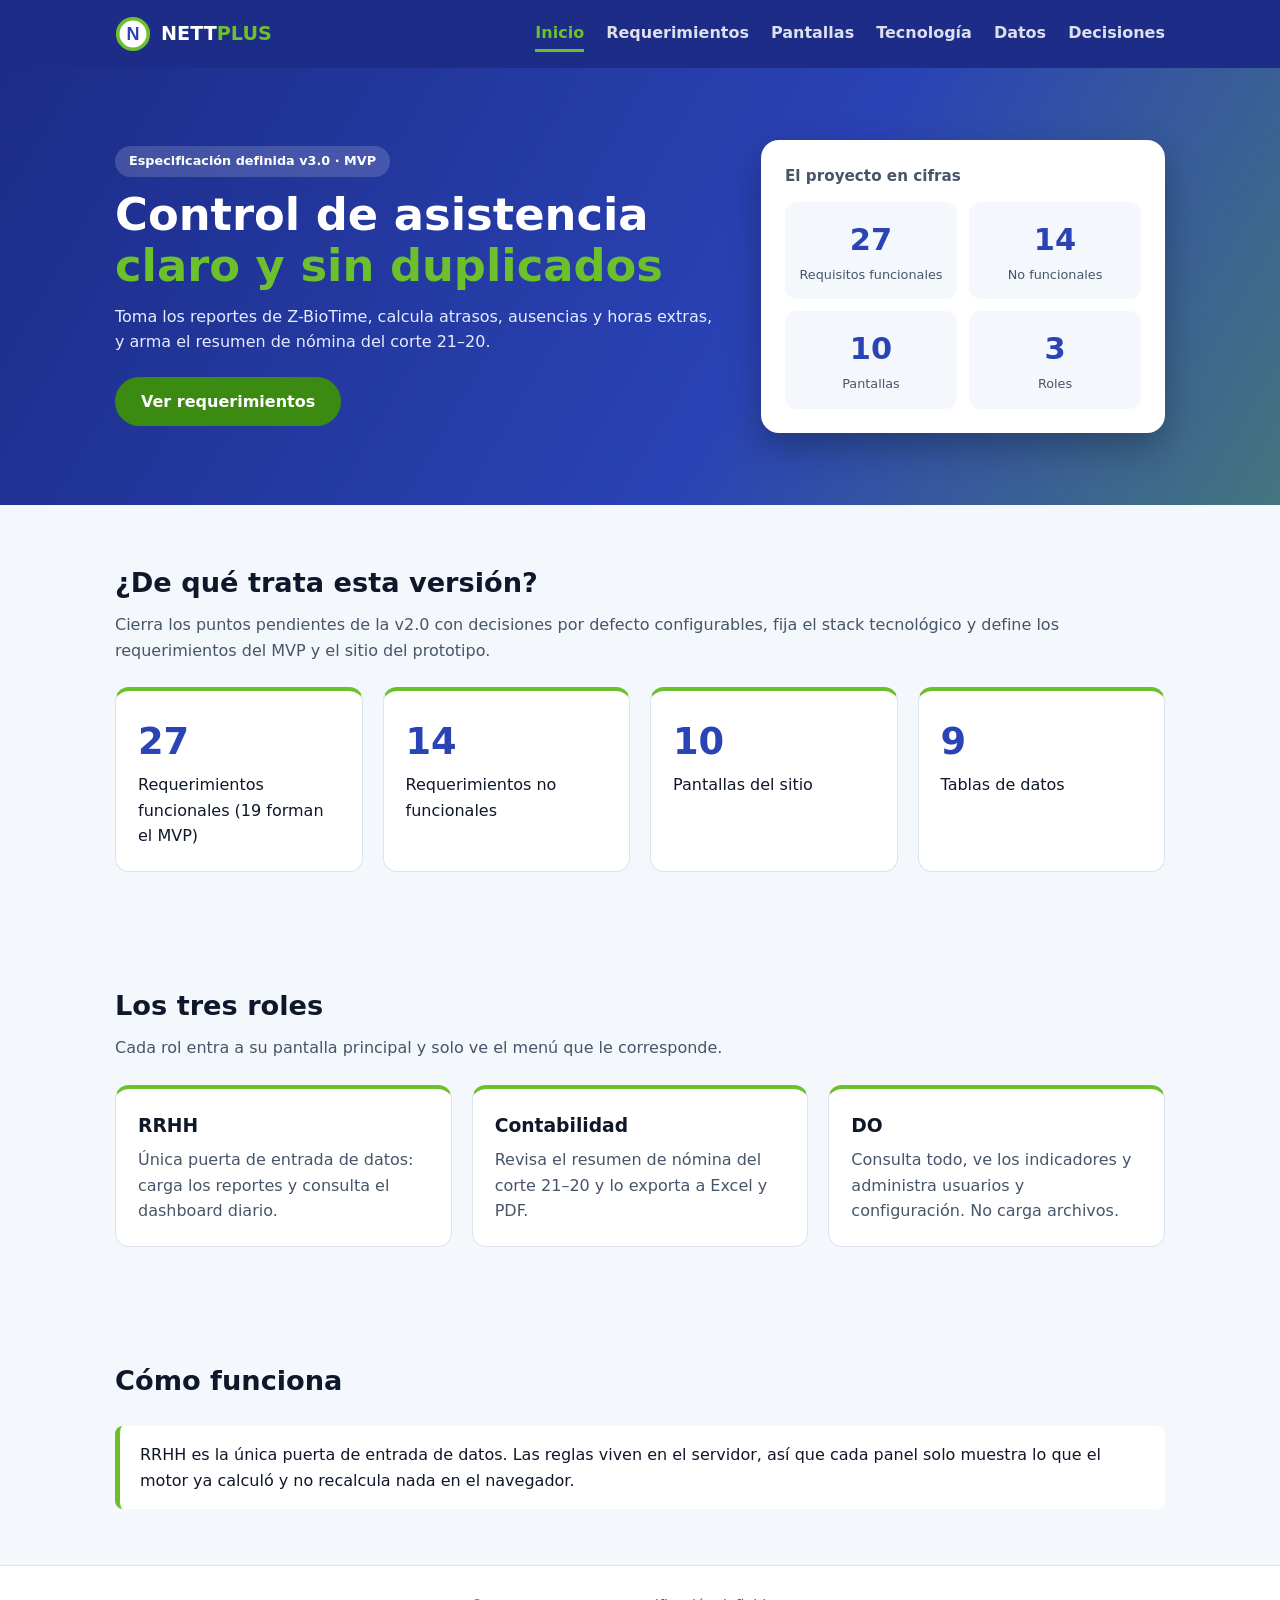
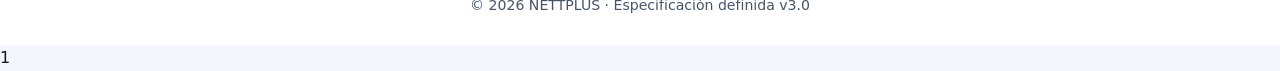
<file: index.html>
<!DOCTYPE html>
<html lang="es">
<head>
  <meta charset="UTF-8">
  <meta name="viewport" content="width=device-width, initial-scale=1">
  <title>Inicio · NETTPLUS</title>
  <link rel="stylesheet" href="css/estilos.css">
</head>
<body>
  <header class="encabezado">
    <div class="contenedor barra-navegacion">
      <a class="marca" href="index.html"><img src="imagenes/logo.svg" alt="Logo"><b>NETT<span>PLUS</span></b></a>
      <nav>
        <a class="enlace-activo" href="index.html">Inicio</a>
        <a href="secciones/requerimientos.html">Requerimientos</a>
        <a href="secciones/pantallas.html">Pantallas</a>
        <a href="secciones/tecnologia.html">Tecnología</a>
        <a href="secciones/datos.html">Datos</a>
        <a href="secciones/decisiones.html">Decisiones</a>
      </nav>
    </div>
  </header>

  <main>
    <section class="hero">
      <div class="contenedor hero-grid">
        <div>
          <span class="etiqueta">Especificación definida v3.0 · MVP</span>
          <h1>Control de asistencia <span>claro y sin duplicados</span></h1>
          <p>Toma los reportes de Z-BioTime, calcula atrasos, ausencias y horas extras, y arma el resumen de nómina del corte 21–20.</p>
          <a class="boton" href="secciones/requerimientos.html">Ver requerimientos</a>
        </div>
        <div class="panel">
          <h3>El proyecto en cifras</h3>
          <div class="cifras">
            <div><b>27</b>Requisitos funcionales</div>
            <div><b>14</b>No funcionales</div>
            <div><b>10</b>Pantallas</div>
            <div><b>3</b>Roles</div>
          </div>
        </div>
      </div>
    </section>

    <section>
      <div class="contenedor">
        <h2>¿De qué trata esta versión?</h2>
        <p>Cierra los puntos pendientes de la v2.0 con decisiones por defecto configurables, fija el stack tecnológico y define los requerimientos del MVP y el sitio del prototipo.</p>
        <div class="tarjetas">
          <div class="tarjeta"><span class="numero">27</span>Requerimientos funcionales (19 forman el MVP)</div>
          <div class="tarjeta"><span class="numero">14</span>Requerimientos no funcionales</div>
          <div class="tarjeta"><span class="numero">10</span>Pantallas del sitio</div>
          <div class="tarjeta"><span class="numero">9</span>Tablas de datos</div>
        </div>
      </div>
    </section>

    <section>
      <div class="contenedor">
        <h2>Los tres roles</h2>
        <p>Cada rol entra a su pantalla principal y solo ve el menú que le corresponde.</p>
        <div class="tarjetas">
          <div class="tarjeta"><h3>RRHH</h3><p>Única puerta de entrada de datos: carga los reportes y consulta el dashboard diario.</p></div>
          <div class="tarjeta"><h3>Contabilidad</h3><p>Revisa el resumen de nómina del corte 21–20 y lo exporta a Excel y PDF.</p></div>
          <div class="tarjeta"><h3>DO</h3><p>Consulta todo, ve los indicadores y administra usuarios y configuración. No carga archivos.</p></div>
        </div>
      </div>
    </section>

    <section>
      <div class="contenedor">
        <h2>Cómo funciona</h2>
        <div class="nota">RRHH es la única puerta de entrada de datos. Las reglas viven en el servidor, así que cada panel solo muestra lo que el motor ya calculó y no recalcula nada en el navegador.</div>
      </div>
    </section>
  </main>

  <footer>© 2026 NETTPLUS · Especificación definida v3.0</footer>
</body>
</html>
1
</file>
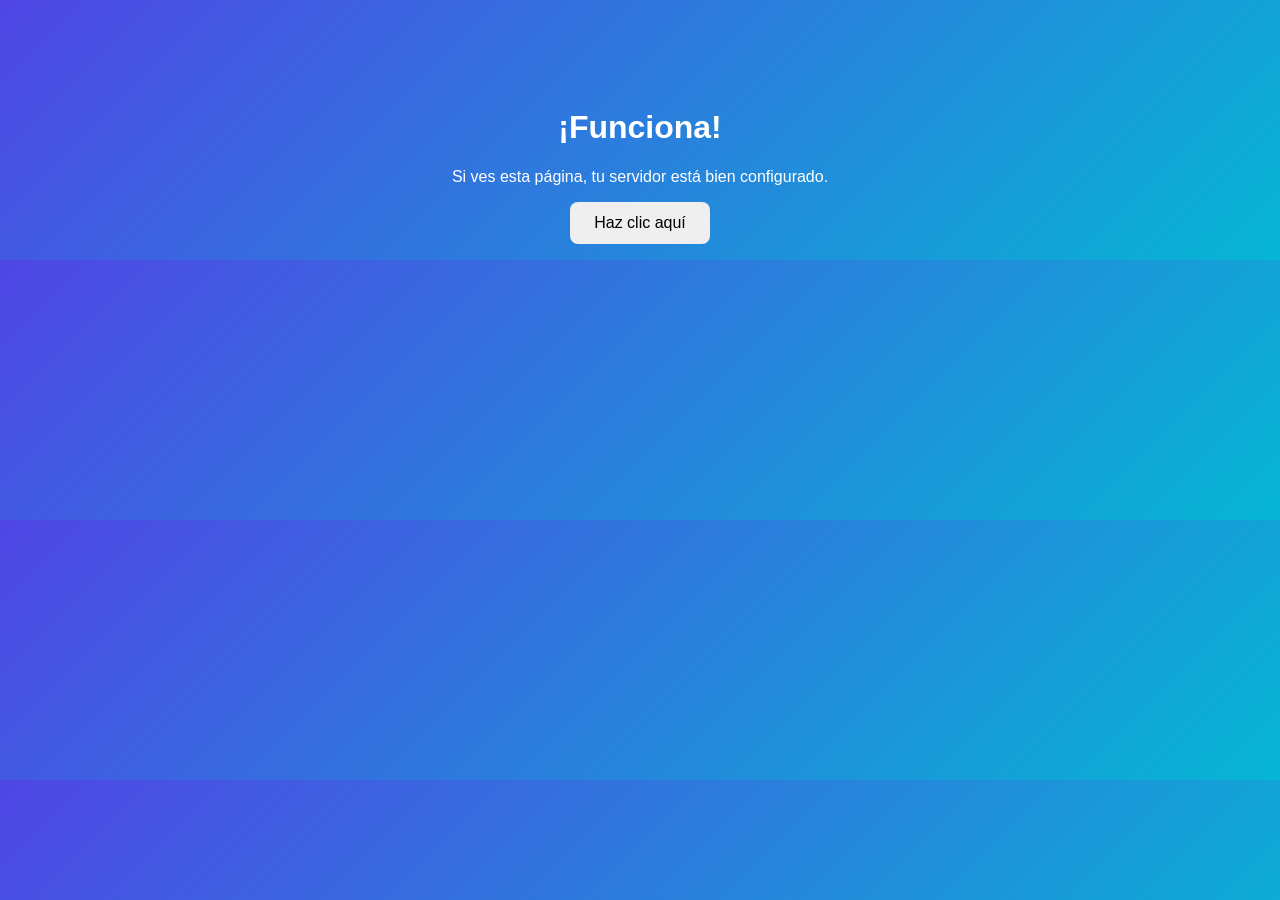
<file: Examen/index.html>
<!DOCTYPE html>
<html lang="es">
<head>
    <meta charset="UTF-8">
    <meta name="viewport" content="width=device-width, initial-scale=1.0">
    <title>Prueba</title>
    <style>
        body {
            font-family: Arial, sans-serif;
            background: linear-gradient(135deg, #4f46e5, #06b6d4);
            color: white;
            text-align: center;
            padding-top: 80px;
        }
        button {
            padding: 12px 24px;
            font-size: 16px;
            border: none;
            border-radius: 8px;
            cursor: pointer;
        }
    </style>
</head>
<body>
    <h1>¡Funciona!</h1>
    <p>Si ves esta página, tu servidor está bien configurado.</p>
    <button id="btn">Haz clic aquí</button>
    <p id="mensaje"></p>

    <script>
        document.getElementById("btn").addEventListener("click", function () {
            document.getElementById("mensaje").textContent = "El JavaScript también funciona 🎉";
        });
    </script>
</body>
</html>
</file>
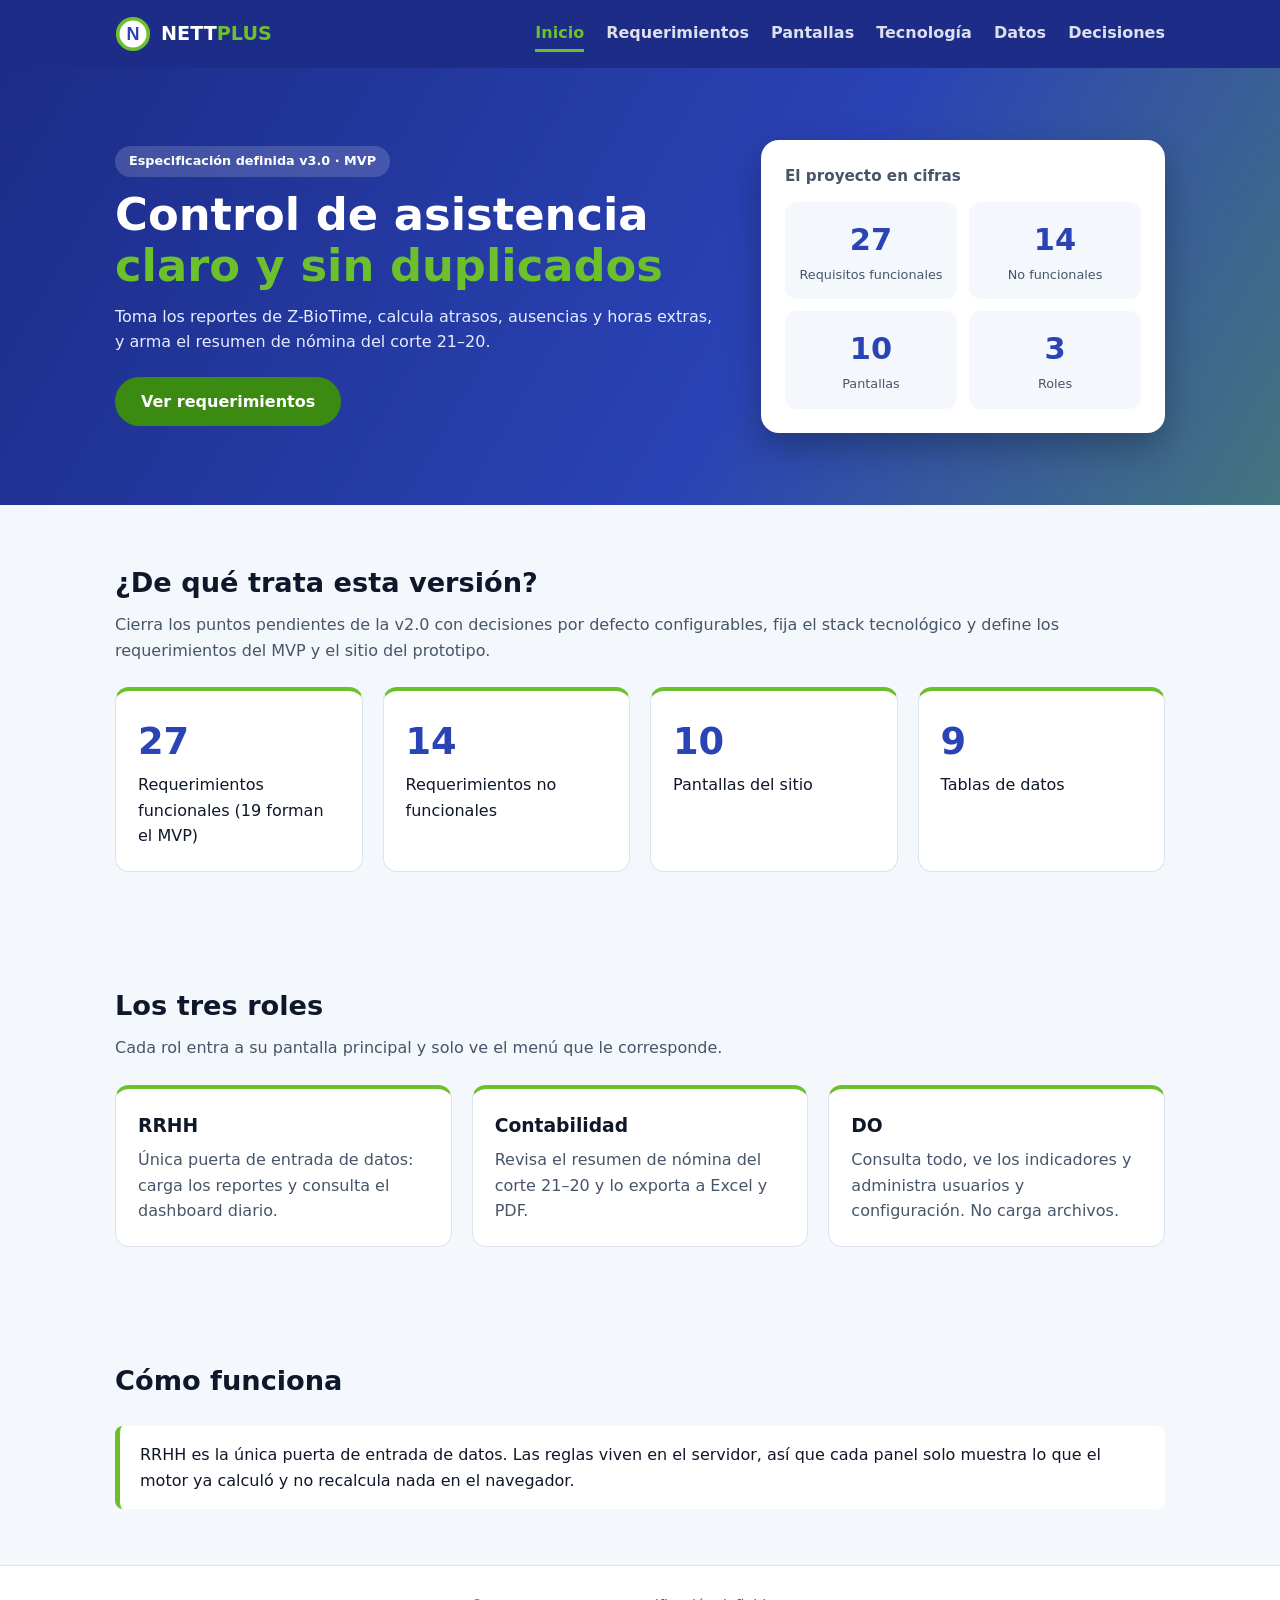
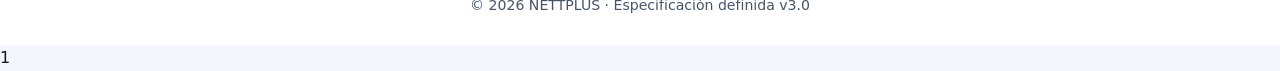
<file: ing_web/index.html>
<!DOCTYPE html>
<html lang="es">
<head>
  <meta charset="UTF-8">
  <meta name="viewport" content="width=device-width, initial-scale=1">
  <title>Inicio · NETTPLUS</title>
  <link rel="stylesheet" href="css/estilos.css">
</head>
<body>
  <header class="encabezado">
    <div class="contenedor barra-navegacion">
      <a class="marca" href="index.html"><img src="imagenes/logo.svg" alt="Logo"><b>NETT<span>PLUS</span></b></a>
      <nav>
        <a class="enlace-activo" href="index.html">Inicio</a>
        <a href="secciones/requerimientos.html">Requerimientos</a>
        <a href="secciones/pantallas.html">Pantallas</a>
        <a href="secciones/tecnologia.html">Tecnología</a>
        <a href="secciones/datos.html">Datos</a>
        <a href="secciones/decisiones.html">Decisiones</a>
      </nav>
    </div>
  </header>

  <main>
    <section class="hero">
      <div class="contenedor hero-grid">
        <div>
          <span class="etiqueta">Especificación definida v3.0 · MVP</span>
          <h1>Control de asistencia <span>claro y sin duplicados</span></h1>
          <p>Toma los reportes de Z-BioTime, calcula atrasos, ausencias y horas extras, y arma el resumen de nómina del corte 21–20.</p>
          <a class="boton" href="secciones/requerimientos.html">Ver requerimientos</a>
        </div>
        <div class="panel">
          <h3>El proyecto en cifras</h3>
          <div class="cifras">
            <div><b>27</b>Requisitos funcionales</div>
            <div><b>14</b>No funcionales</div>
            <div><b>10</b>Pantallas</div>
            <div><b>3</b>Roles</div>
          </div>
        </div>
      </div>
    </section>

    <section>
      <div class="contenedor">
        <h2>¿De qué trata esta versión?</h2>
        <p>Cierra los puntos pendientes de la v2.0 con decisiones por defecto configurables, fija el stack tecnológico y define los requerimientos del MVP y el sitio del prototipo.</p>
        <div class="tarjetas">
          <div class="tarjeta"><span class="numero">27</span>Requerimientos funcionales (19 forman el MVP)</div>
          <div class="tarjeta"><span class="numero">14</span>Requerimientos no funcionales</div>
          <div class="tarjeta"><span class="numero">10</span>Pantallas del sitio</div>
          <div class="tarjeta"><span class="numero">9</span>Tablas de datos</div>
        </div>
      </div>
    </section>

    <section>
      <div class="contenedor">
        <h2>Los tres roles</h2>
        <p>Cada rol entra a su pantalla principal y solo ve el menú que le corresponde.</p>
        <div class="tarjetas">
          <div class="tarjeta"><h3>RRHH</h3><p>Única puerta de entrada de datos: carga los reportes y consulta el dashboard diario.</p></div>
          <div class="tarjeta"><h3>Contabilidad</h3><p>Revisa el resumen de nómina del corte 21–20 y lo exporta a Excel y PDF.</p></div>
          <div class="tarjeta"><h3>DO</h3><p>Consulta todo, ve los indicadores y administra usuarios y configuración. No carga archivos.</p></div>
        </div>
      </div>
    </section>

    <section>
      <div class="contenedor">
        <h2>Cómo funciona</h2>
        <div class="nota">RRHH es la única puerta de entrada de datos. Las reglas viven en el servidor, así que cada panel solo muestra lo que el motor ya calculó y no recalcula nada en el navegador.</div>
      </div>
    </section>
  </main>

  <footer>© 2026 NETTPLUS · Especificación definida v3.0</footer>
</body>
</html>
1
</file>
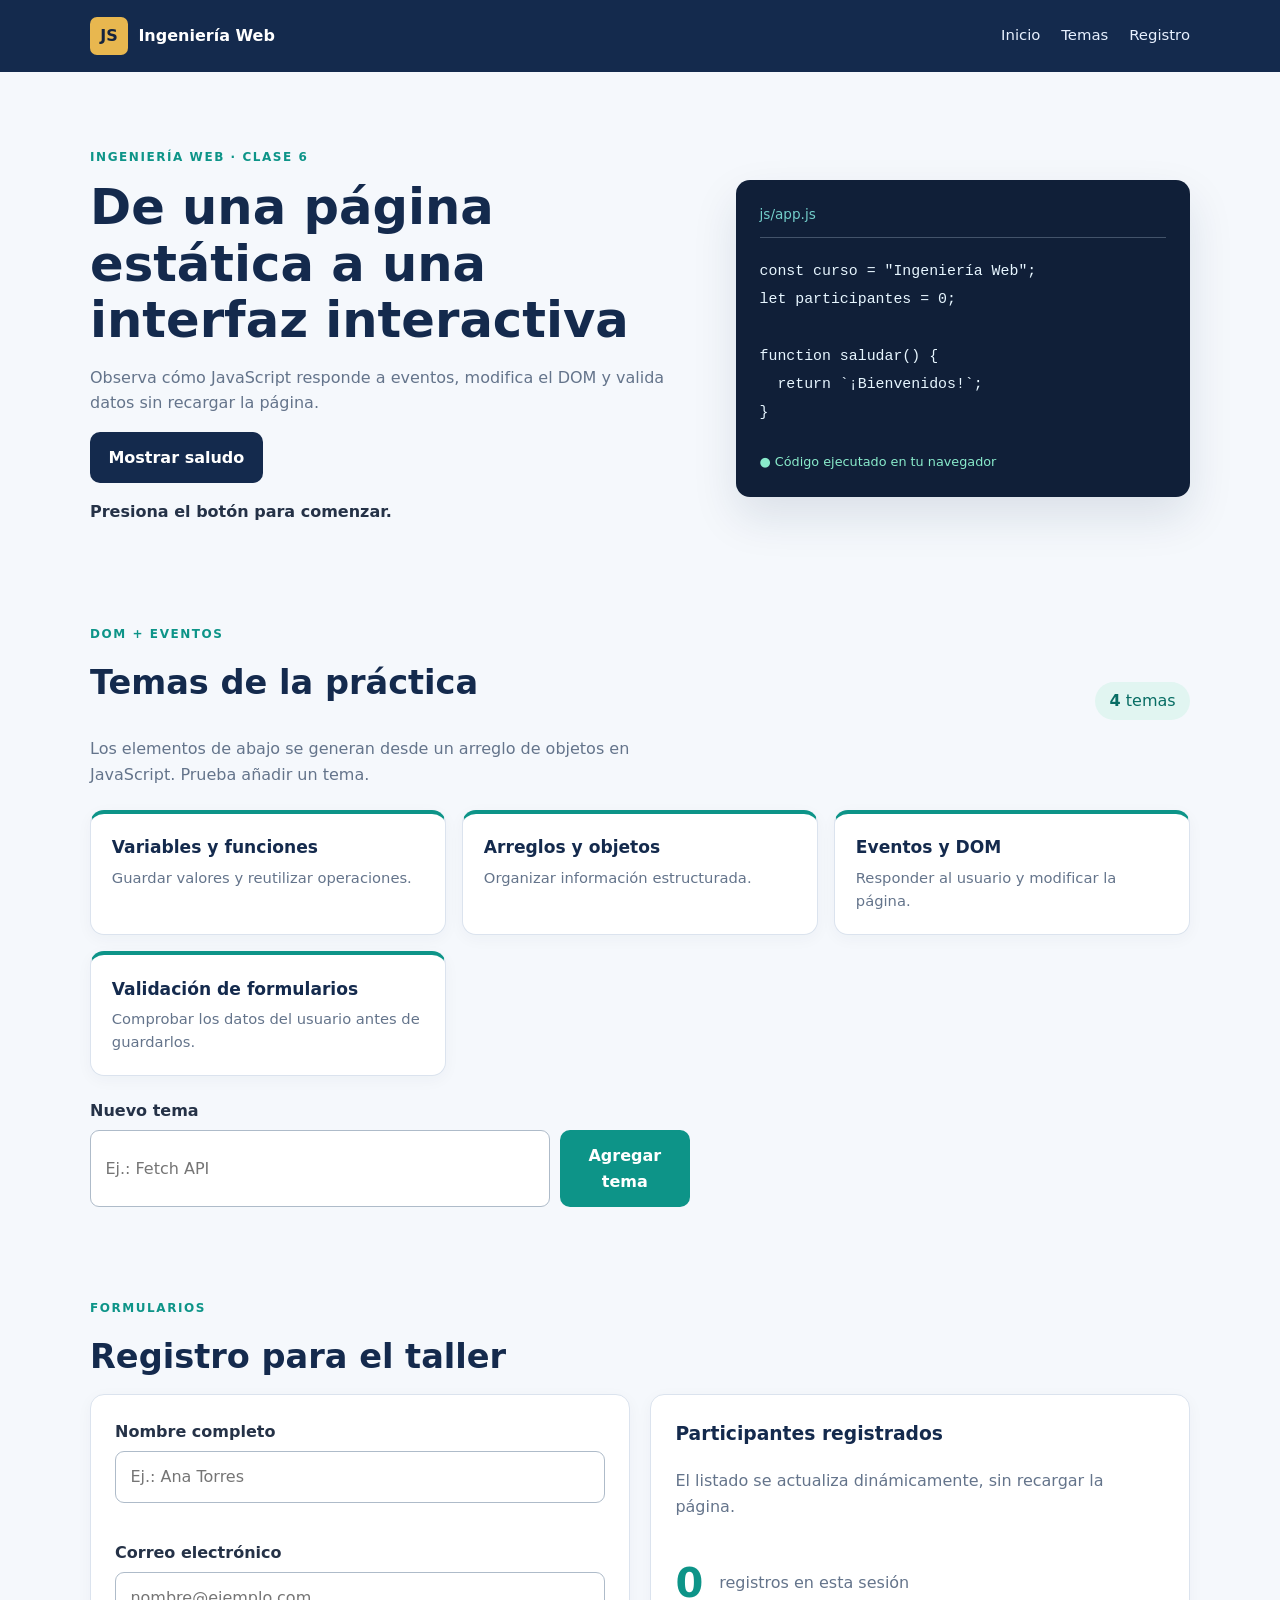
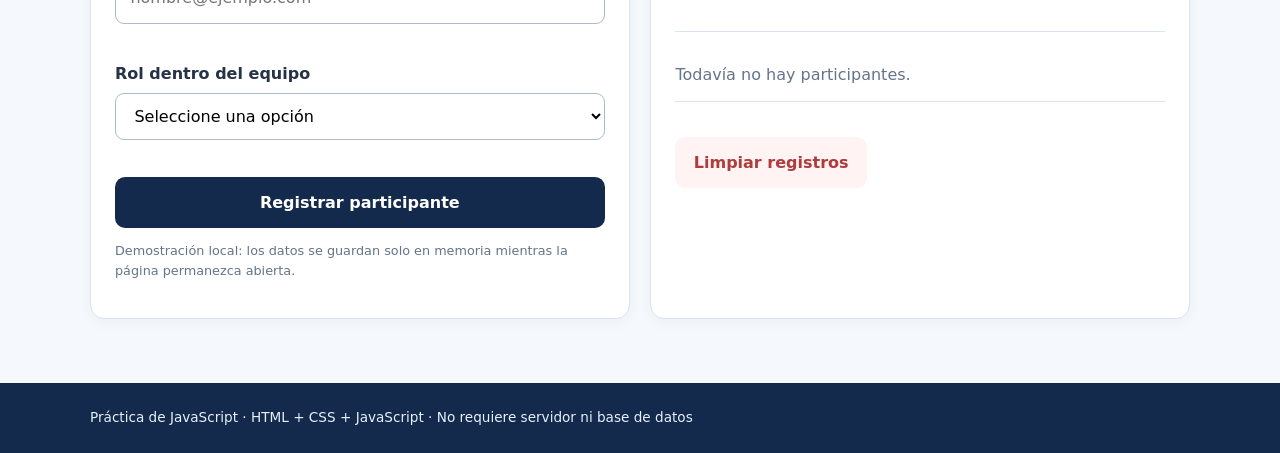
<file: javaScript_dom/index.html>
<!DOCTYPE html>
<html lang="es">
<head>
  <meta charset="UTF-8">
  <meta name="viewport" content="width=device-width, initial-scale=1.0">
  <meta name="description" content="Practica de JavaScript">
  <title>Laboratorio JavaScript | Ingeniería Web</title>
  <link rel="stylesheet" href="css/estilos.css">
  <script src="js/app.js" defer></script>
</head>
<body>
  <header class="cabecera">
    <div class="contenedor cabecera-contenido">
      <div class="marca"><span class="marca-icono">JS</span><span>Ingeniería Web</span></div>
      <nav><a href="#bienvenida">Inicio</a><a href="#temas">Temas</a><a href="#registro">Registro</a></nav>
    </div>
  </header>
  <main class="contenedor">
    <section id="bienvenida" class="hero">
      <div>
        <p class="etiqueta">INGENIERÍA WEB · CLASE 6</p>
        <h1>De una página estática a una interfaz interactiva</h1>
        <p class="descripcion">Observa cómo JavaScript responde a eventos, modifica el DOM y valida datos sin recargar la página.</p>
        <button id="btn-saludo" class="boton boton-principal" type="button">Mostrar saludo</button>
        <p id="saludo" class="saludo">Presiona el botón para comenzar.</p></div>
      <aside class="panel-hero">
        <div class="codigo-titulo">js/app.js</div>
          <code>const curso = "Ingeniería Web";
            <br>let participantes = 0;
            <br>
            <br>
            function saludar() {
              <br>&nbsp; return `¡Bienvenidos!`;
              <br>
            }
          </code>
        <div class="punto-verde">● Código ejecutado en tu navegador</div></aside>
    </section>
    <section id="temas" class="bloque">
      <div class="encabezado">
        <div>
          <p class="etiqueta">DOM + EVENTOS</p>
          <h2>Temas de la práctica</h2>
        </div>
        <span class="contador">
          <strong id="total-temas">0</strong> temas</span>
      </div>
      <p class="descripcion">Los elementos de abajo se generan desde un arreglo de objetos en JavaScript. Prueba añadir un tema.</p>
      <div id="lista-temas" class="grid-temas" aria-live="polite">

      </div>
      <form id="form-tema" class="form-inline">
        <label for="nuevo-tema">Nuevo tema</label>
        <div class="fila">
          <input id="nuevo-tema" name="tema" type="text" maxlength="40" placeholder="Ej.: Fetch API" required>
          <button class="boton boton-secundario" type="submit">Agregar tema</button>
        </div>
        <small id="tema-mensaje" class="ayuda" aria-live="polite"></small>
      </form>
    </section>
    <section id="registro" class="bloque">
      <div class="encabezado"><div>
        <p class="etiqueta">FORMULARIOS</p>
        <h2>Registro para el taller</h2>
      </div>
    </div>
    <div class="dos-columnas">
      <form id="form-registro" class="tarjeta formulario" novalidate>
        <div class="campo">
          <label for="nombre">Nombre completo</label>
          <input id="nombre" name="nombre" type="text" autocomplete="name" placeholder="Ej.: Ana Torres" required minlength="3">
          <small id="error-nombre" class="error" aria-live="polite"></small>
        </div><div class="campo">
          <label for="correo">Correo electrónico</label>
          <input id="correo" name="correo" type="email" autocomplete="email" placeholder="nombre@ejemplo.com" required>
          <small id="error-correo" class="error" aria-live="polite"></small>
        </div>
        <div class="campo">
          <label for="rol">Rol dentro del equipo</label>
          <select id="rol" name="rol" required>
            <option value="">Seleccione una opción</option>
            <option value="Frontend">Frontend</option>
            <option value="Backend">Backend</option>
            <option value="Diseño UX">Diseño UX</option></select>
            <small id="error-rol" class="error" aria-live="polite"></small>
          </div>
          <button type="submit" class="boton boton-principal ancho-completo">Registrar participante</button>
          <p class="nota">Demostración local: los datos se guardan solo en memoria mientras la página permanezca abierta.</p>
        </form>
        <aside class="tarjeta registro-panel">
          <h3>Participantes registrados</h3>
          <p class="descripcion">El listado se actualiza dinámicamente, sin recargar la página.</p>
          <div class="total-registros"><span id="total-participantes">0</span>
            <span>registros en esta sesión</span>
          </div>
          <ul id="lista-participantes" class="lista-participantes" aria-live="polite">
            <li class="vacio">Todavía no hay participantes.</li>
          </ul>
          <button id="btn-limpiar" type="button" class="boton boton-texto">Limpiar registros</button>
        </aside>
      </div>
    </section>
  </main>
  <footer class="pie">
    <div class="contenedor">Práctica de JavaScript · HTML + CSS + JavaScript · No requiere servidor ni base de datos</div>
  </footer>
</body>
</html>
</file>
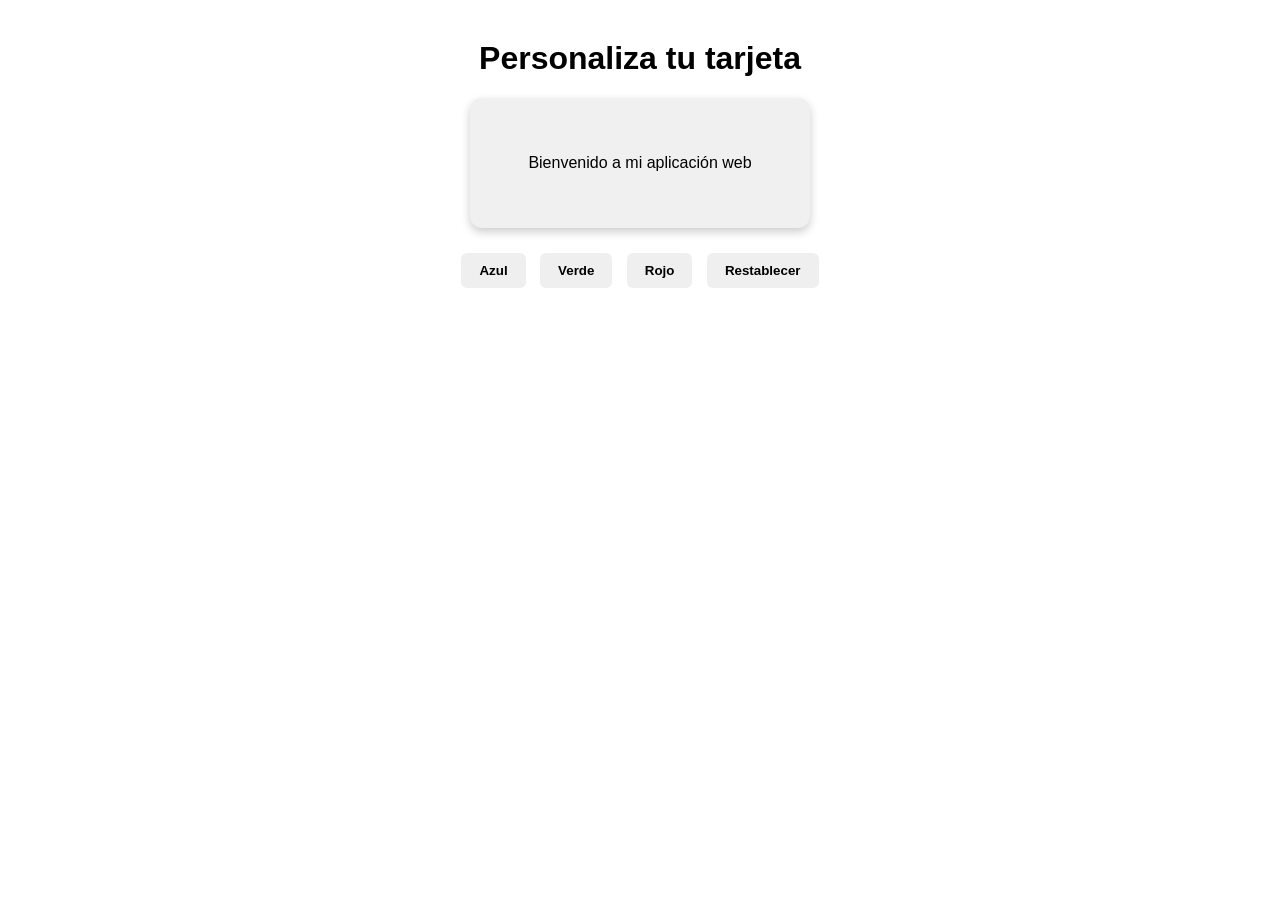
<file: index2.html>
<!DOCTYPE html>
<html lang="es">
<head>
    <meta charset="UTF-8">
    <meta name="viewport" content="width=device-width, initial-scale=1.0">
    <title>Personaliza tu tarjeta</title>
    <link rel="stylesheet" href="estilos1.css">
</head>
<body>
    <h1>Personaliza tu tarjeta</h1>

    <div id="tarjeta" class="tarjeta">
        <p>Bienvenido a mi aplicación web</p>
    </div>

    <div class="botones">
        <button id="btnAzul">Azul</button>
        <button id="btnVerde">Verde</button>
        <button id="btnRojo">Rojo</button>
        <button id="btnRestablecer">Restablecer</button>
    </div>

    <script src="app.js" defer></script>
</body>
</html>
</file>
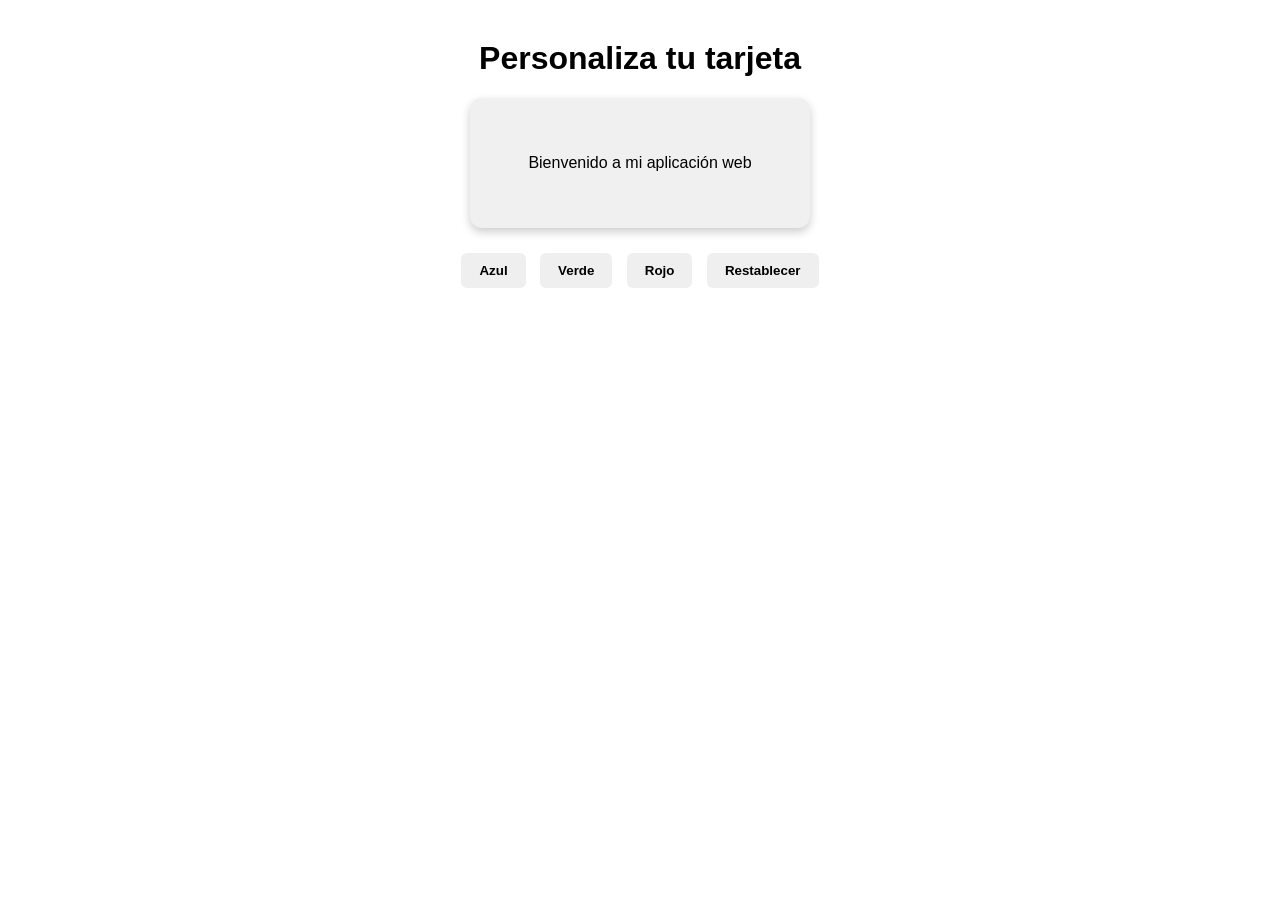
<file: ing_web/index2.html>
<!DOCTYPE html>
<html lang="es">
<head>
    <meta charset="UTF-8">
    <meta name="viewport" content="width=device-width, initial-scale=1.0">
    <title>Personaliza tu tarjeta</title>
    <link rel="stylesheet" href="estilos1.css">
</head>
<body>
    <h1>Personaliza tu tarjeta</h1>

    <div id="tarjeta" class="tarjeta">
        <p>Bienvenido a mi aplicación web</p>
    </div>

    <div class="botones">
        <button id="btnAzul">Azul</button>
        <button id="btnVerde">Verde</button>
        <button id="btnRojo">Rojo</button>
        <button id="btnRestablecer">Restablecer</button>
    </div>

    <script src="app.js" defer></script>
</body>
</html>
</file>
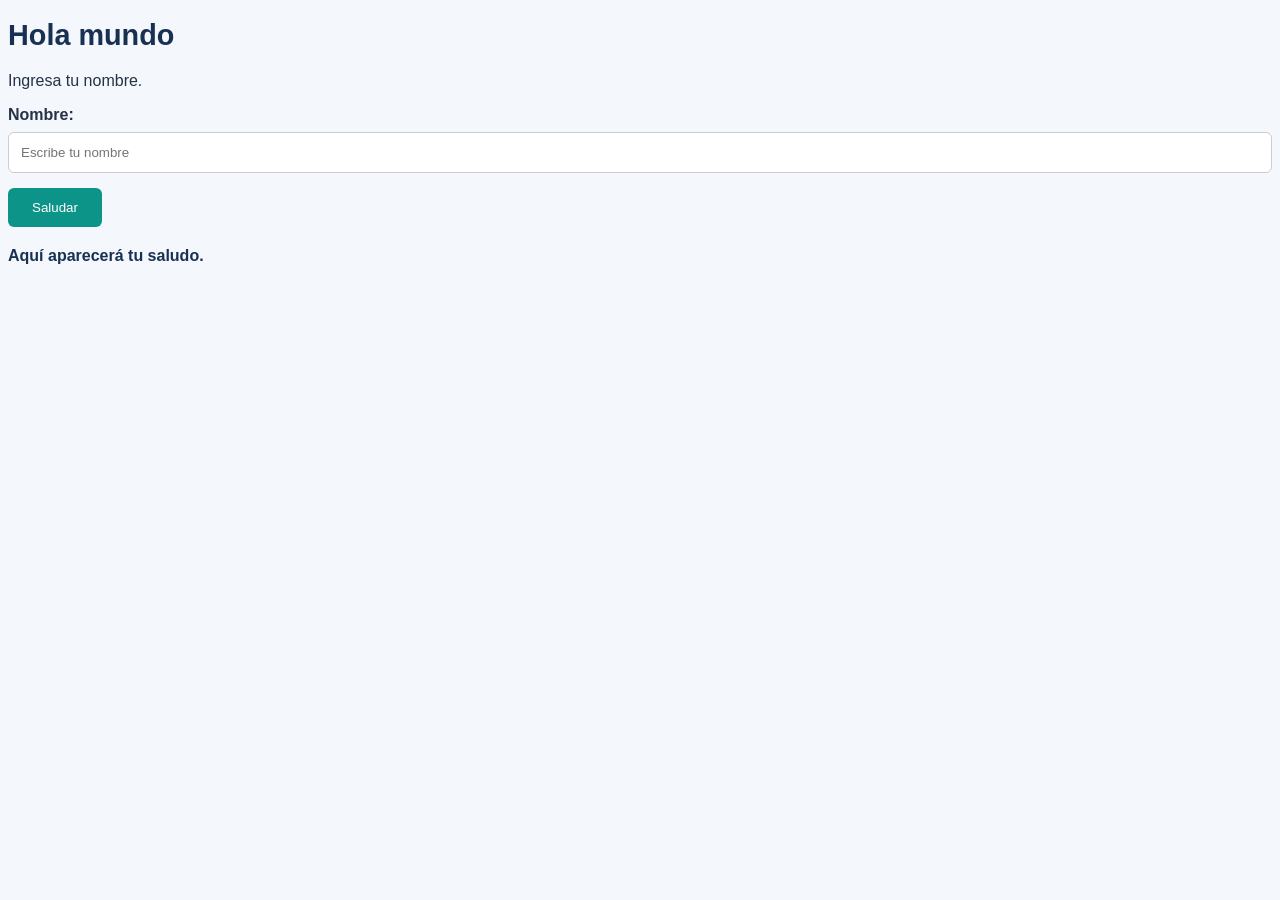
<file: javaScript_dom/ejemplo.html>
<!DOCTYPE html>
<html lang="es">
<head>
    <meta charset="UTF-8">
    <meta name="viewport" content="width=device-wxidth, initial-scale=1.0">
    <script src="js/ap.js" defer></script> 
    <link rel="stylesheet" href="css/style.css">
    <title>Ejemplo Java Script</title>
</head>
<body>
    <h1>Hola mundo</h1>
    
     <p>Ingresa tu nombre.</p>

        <label for="nombre">Nombre:</label>
        <input type="text" id="nombre" placeholder="Escribe tu nombre">

        <button id="botonSaludar" type="button">Saludar</button>

        <p id="mensaje">Aquí aparecerá tu saludo.</p>
</body>
</file>
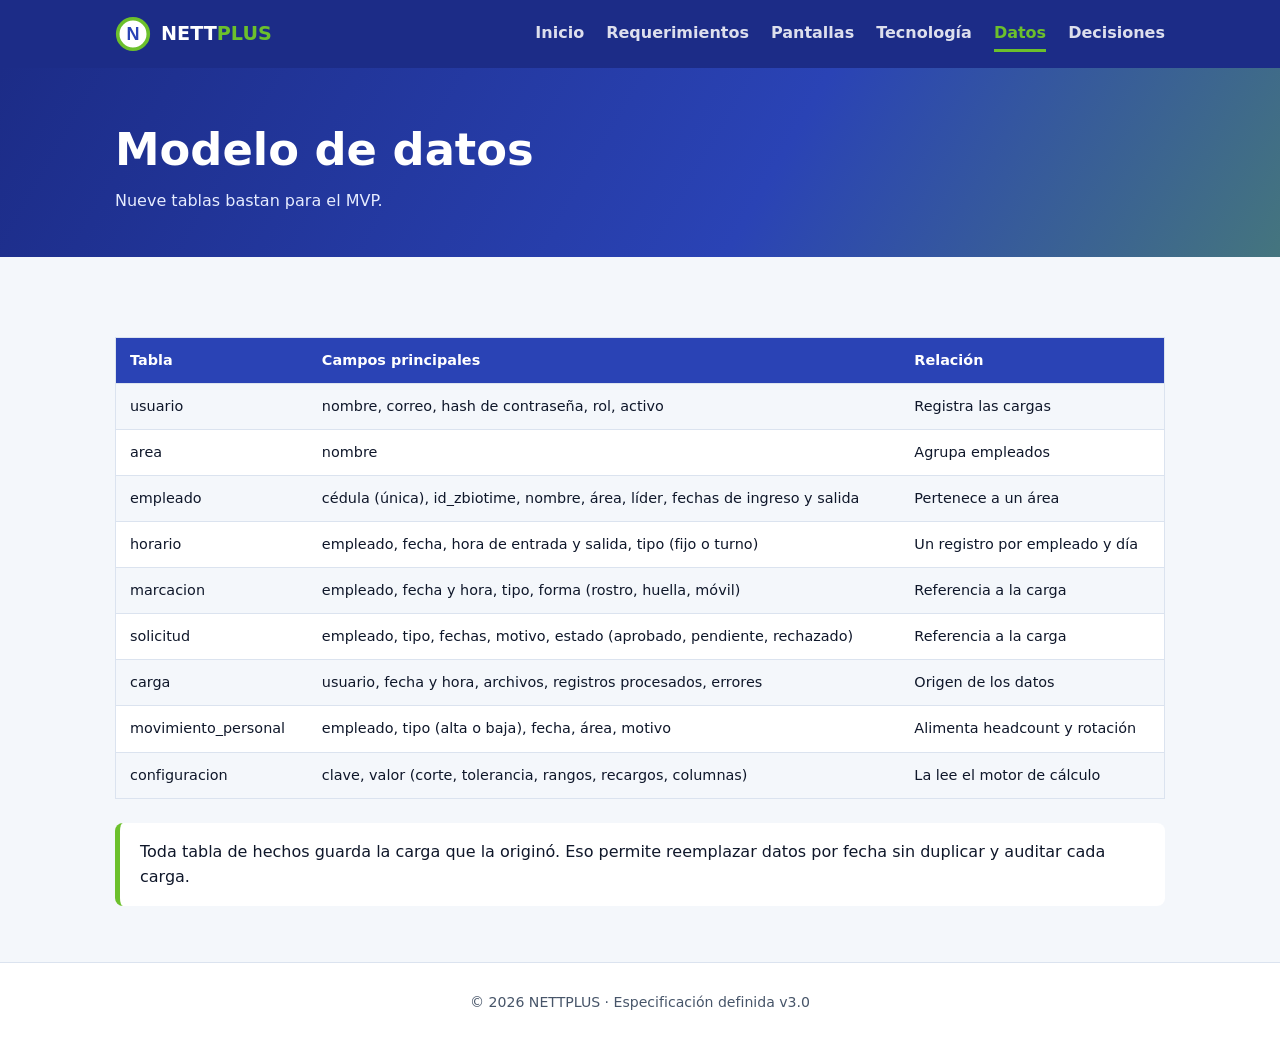
<file: secciones/datos.html>
<!DOCTYPE html>
<html lang="es">
<head>
  <meta charset="UTF-8">
  <meta name="viewport" content="width=device-width, initial-scale=1">
  <title>Datos · NETTPLUS</title>
  <link rel="stylesheet" href="../css/estilos.css">
</head>
<body>
  <header class="encabezado">
    <div class="contenedor barra-navegacion">
      <a class="marca" href="../index.html"><img src="../imagenes/logo.svg" alt="Logo"><b>NETT<span>PLUS</span></b></a>
      <nav>
        <a href="../index.html">Inicio</a>
        <a href="requerimientos.html">Requerimientos</a>
        <a href="pantallas.html">Pantallas</a>
        <a href="tecnologia.html">Tecnología</a>
        <a class="enlace-activo" href="datos.html">Datos</a>
        <a href="decisiones.html">Decisiones</a>
      </nav>
    </div>
  </header>

  <main>
    <section class="hero corto">
      <div class="contenedor">
        <h1>Modelo de datos</h1>
        <p>Nueve tablas bastan para el MVP.</p>
      </div>
    </section>

    <section>
      <div class="contenedor">
        <div class="tabla">
          <table>
            <tr><th>Tabla</th><th>Campos principales</th><th>Relación</th></tr>
            <tr><td>usuario</td><td>nombre, correo, hash de contraseña, rol, activo</td><td>Registra las cargas</td></tr>
            <tr><td>area</td><td>nombre</td><td>Agrupa empleados</td></tr>
            <tr><td>empleado</td><td>cédula (única), id_zbiotime, nombre, área, líder, fechas de ingreso y salida</td><td>Pertenece a un área</td></tr>
            <tr><td>horario</td><td>empleado, fecha, hora de entrada y salida, tipo (fijo o turno)</td><td>Un registro por empleado y día</td></tr>
            <tr><td>marcacion</td><td>empleado, fecha y hora, tipo, forma (rostro, huella, móvil)</td><td>Referencia a la carga</td></tr>
            <tr><td>solicitud</td><td>empleado, tipo, fechas, motivo, estado (aprobado, pendiente, rechazado)</td><td>Referencia a la carga</td></tr>
            <tr><td>carga</td><td>usuario, fecha y hora, archivos, registros procesados, errores</td><td>Origen de los datos</td></tr>
            <tr><td>movimiento_personal</td><td>empleado, tipo (alta o baja), fecha, área, motivo</td><td>Alimenta headcount y rotación</td></tr>
            <tr><td>configuracion</td><td>clave, valor (corte, tolerancia, rangos, recargos, columnas)</td><td>La lee el motor de cálculo</td></tr>
          </table>
        </div>
        <div class="nota">Toda tabla de hechos guarda la carga que la originó. Eso permite reemplazar datos por fecha sin duplicar y auditar cada carga.</div>
      </div>
    </section>
  </main>

  <footer>© 2026 NETTPLUS · Especificación definida v3.0</footer>
</body>
</html>
</file>
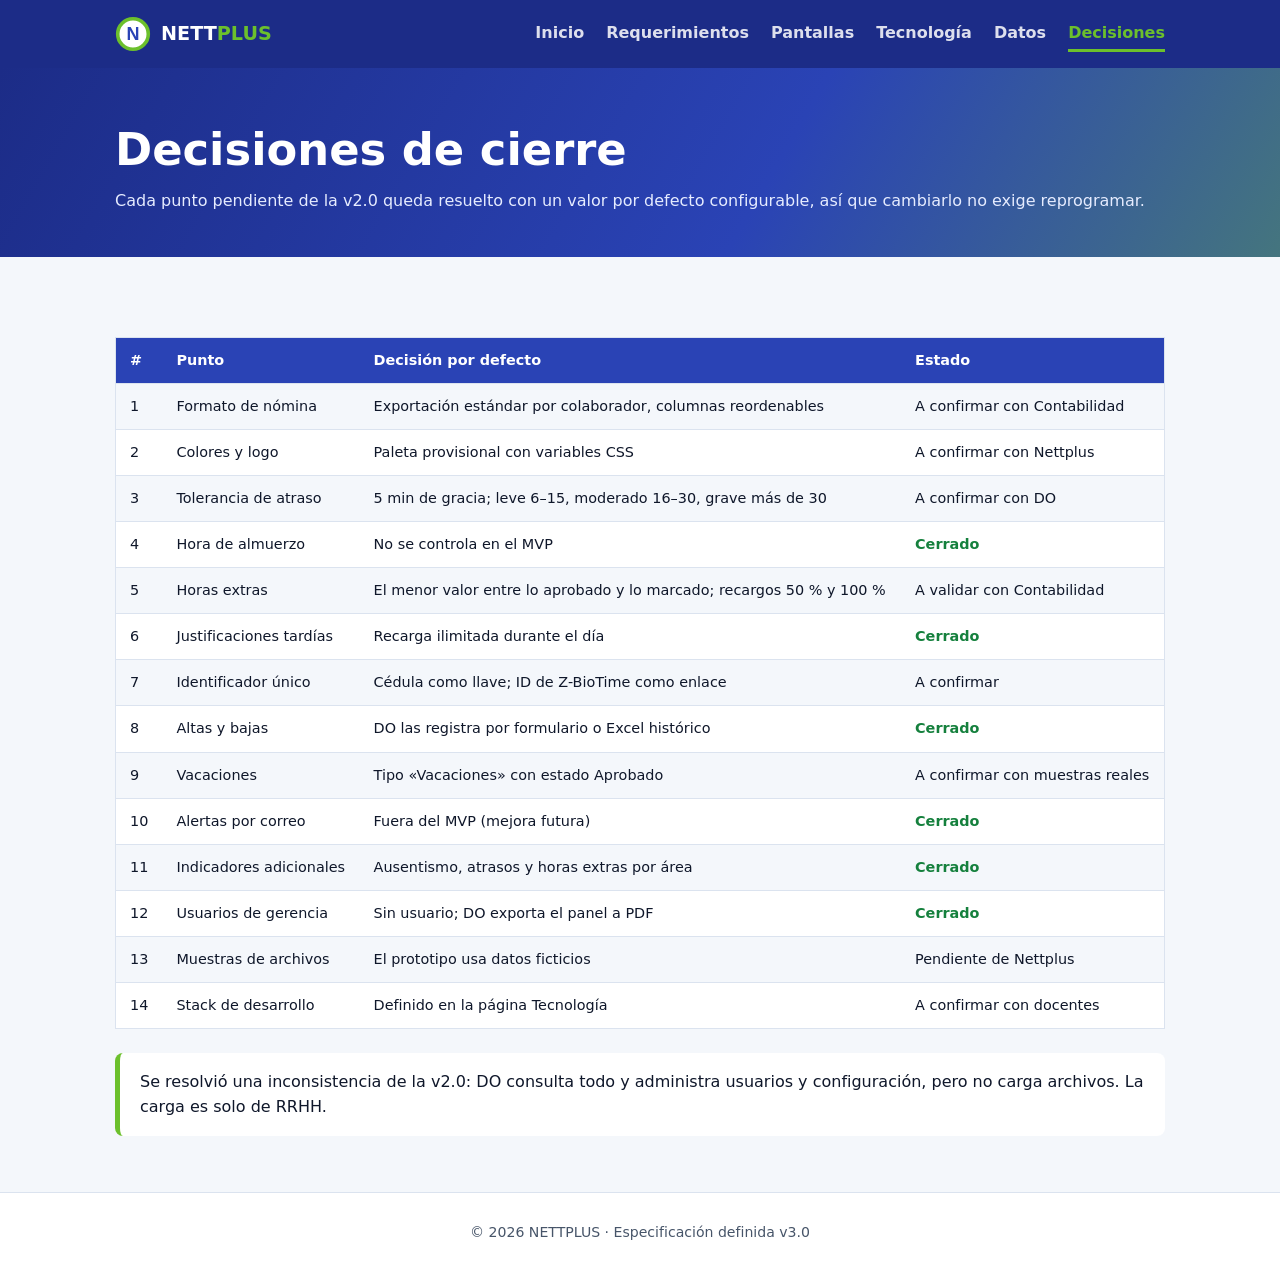
<file: secciones/decisiones.html>
<!DOCTYPE html>
<html lang="es">
<head>
  <meta charset="UTF-8">
  <meta name="viewport" content="width=device-width, initial-scale=1">
  <title>Decisiones · NETTPLUS</title>
  <link rel="stylesheet" href="../css/estilos.css">
</head>
<body>
  <header class="encabezado">
    <div class="contenedor barra-navegacion">
      <a class="marca" href="../index.html"><img src="../imagenes/logo.svg" alt="Logo"><b>NETT<span>PLUS</span></b></a>
      <nav>
        <a href="../index.html">Inicio</a>
        <a href="requerimientos.html">Requerimientos</a>
        <a href="pantallas.html">Pantallas</a>
        <a href="tecnologia.html">Tecnología</a>
        <a href="datos.html">Datos</a>
        <a class="enlace-activo" href="decisiones.html">Decisiones</a>
      </nav>
    </div>
  </header>

  <main>
    <section class="hero corto">
      <div class="contenedor">
        <h1>Decisiones de cierre</h1>
        <p>Cada punto pendiente de la v2.0 queda resuelto con un valor por defecto configurable, así que cambiarlo no exige reprogramar.</p>
      </div>
    </section>

    <section>
      <div class="contenedor">
        <div class="tabla">
          <table>
            <tr><th>#</th><th>Punto</th><th>Decisión por defecto</th><th>Estado</th></tr>
            <tr><td>1</td><td>Formato de nómina</td><td>Exportación estándar por colaborador, columnas reordenables</td><td>A confirmar con Contabilidad</td></tr>
            <tr><td>2</td><td>Colores y logo</td><td>Paleta provisional con variables CSS</td><td>A confirmar con Nettplus</td></tr>
            <tr><td>3</td><td>Tolerancia de atraso</td><td>5 min de gracia; leve 6–15, moderado 16–30, grave más de 30</td><td>A confirmar con DO</td></tr>
            <tr><td>4</td><td>Hora de almuerzo</td><td>No se controla en el MVP</td><td class="si">Cerrado</td></tr>
            <tr><td>5</td><td>Horas extras</td><td>El menor valor entre lo aprobado y lo marcado; recargos 50 % y 100 %</td><td>A validar con Contabilidad</td></tr>
            <tr><td>6</td><td>Justificaciones tardías</td><td>Recarga ilimitada durante el día</td><td class="si">Cerrado</td></tr>
            <tr><td>7</td><td>Identificador único</td><td>Cédula como llave; ID de Z-BioTime como enlace</td><td>A confirmar</td></tr>
            <tr><td>8</td><td>Altas y bajas</td><td>DO las registra por formulario o Excel histórico</td><td class="si">Cerrado</td></tr>
            <tr><td>9</td><td>Vacaciones</td><td>Tipo «Vacaciones» con estado Aprobado</td><td>A confirmar con muestras reales</td></tr>
            <tr><td>10</td><td>Alertas por correo</td><td>Fuera del MVP (mejora futura)</td><td class="si">Cerrado</td></tr>
            <tr><td>11</td><td>Indicadores adicionales</td><td>Ausentismo, atrasos y horas extras por área</td><td class="si">Cerrado</td></tr>
            <tr><td>12</td><td>Usuarios de gerencia</td><td>Sin usuario; DO exporta el panel a PDF</td><td class="si">Cerrado</td></tr>
            <tr><td>13</td><td>Muestras de archivos</td><td>El prototipo usa datos ficticios</td><td>Pendiente de Nettplus</td></tr>
            <tr><td>14</td><td>Stack de desarrollo</td><td>Definido en la página Tecnología</td><td>A confirmar con docentes</td></tr>
          </table>
        </div>
        <div class="nota">Se resolvió una inconsistencia de la v2.0: DO consulta todo y administra usuarios y configuración, pero no carga archivos. La carga es solo de RRHH.</div>
      </div>
    </section>
  </main>

  <footer>© 2026 NETTPLUS · Especificación definida v3.0</footer>
</body>
</html>
</file>
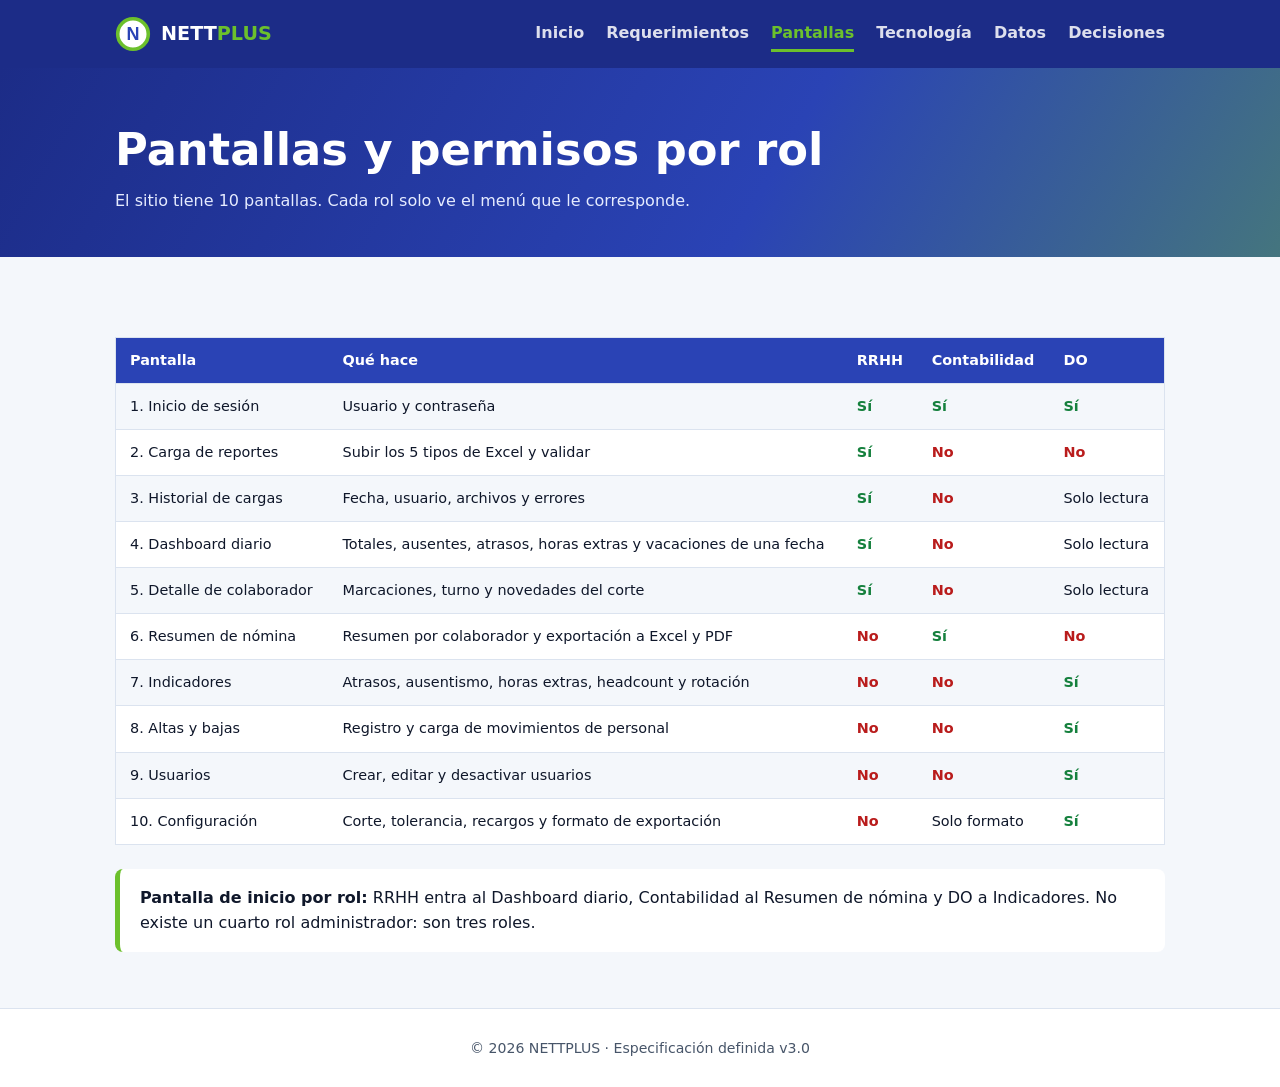
<file: secciones/pantallas.html>
<!DOCTYPE html>
<html lang="es">
<head>
  <meta charset="UTF-8">
  <meta name="viewport" content="width=device-width, initial-scale=1">
  <title>Pantallas · NETTPLUS</title>
  <link rel="stylesheet" href="../css/estilos.css">
</head>
<body>
  <header class="encabezado">
    <div class="contenedor barra-navegacion">
      <a class="marca" href="../index.html"><img src="../imagenes/logo.svg" alt="Logo"><b>NETT<span>PLUS</span></b></a>
      <nav>
        <a href="../index.html">Inicio</a>
        <a href="requerimientos.html">Requerimientos</a>
        <a class="enlace-activo" href="pantallas.html">Pantallas</a>
        <a href="tecnologia.html">Tecnología</a>
        <a href="datos.html">Datos</a>
        <a href="decisiones.html">Decisiones</a>
      </nav>
    </div>
  </header>

  <main>
    <section class="hero corto">
      <div class="contenedor">
        <h1>Pantallas y permisos por rol</h1>
        <p>El sitio tiene 10 pantallas. Cada rol solo ve el menú que le corresponde.</p>
      </div>
    </section>

    <section>
      <div class="contenedor">
        <div class="tabla">
          <table>
            <tr><th>Pantalla</th><th>Qué hace</th><th>RRHH</th><th>Contabilidad</th><th>DO</th></tr>
            <tr><td>1. Inicio de sesión</td><td>Usuario y contraseña</td><td class="si">Sí</td><td class="si">Sí</td><td class="si">Sí</td></tr>
            <tr><td>2. Carga de reportes</td><td>Subir los 5 tipos de Excel y validar</td><td class="si">Sí</td><td class="no">No</td><td class="no">No</td></tr>
            <tr><td>3. Historial de cargas</td><td>Fecha, usuario, archivos y errores</td><td class="si">Sí</td><td class="no">No</td><td>Solo lectura</td></tr>
            <tr><td>4. Dashboard diario</td><td>Totales, ausentes, atrasos, horas extras y vacaciones de una fecha</td><td class="si">Sí</td><td class="no">No</td><td>Solo lectura</td></tr>
            <tr><td>5. Detalle de colaborador</td><td>Marcaciones, turno y novedades del corte</td><td class="si">Sí</td><td class="no">No</td><td>Solo lectura</td></tr>
            <tr><td>6. Resumen de nómina</td><td>Resumen por colaborador y exportación a Excel y PDF</td><td class="no">No</td><td class="si">Sí</td><td class="no">No</td></tr>
            <tr><td>7. Indicadores</td><td>Atrasos, ausentismo, horas extras, headcount y rotación</td><td class="no">No</td><td class="no">No</td><td class="si">Sí</td></tr>
            <tr><td>8. Altas y bajas</td><td>Registro y carga de movimientos de personal</td><td class="no">No</td><td class="no">No</td><td class="si">Sí</td></tr>
            <tr><td>9. Usuarios</td><td>Crear, editar y desactivar usuarios</td><td class="no">No</td><td class="no">No</td><td class="si">Sí</td></tr>
            <tr><td>10. Configuración</td><td>Corte, tolerancia, recargos y formato de exportación</td><td class="no">No</td><td>Solo formato</td><td class="si">Sí</td></tr>
          </table>
        </div>
        <div class="nota"><b>Pantalla de inicio por rol:</b> RRHH entra al Dashboard diario, Contabilidad al Resumen de nómina y DO a Indicadores. No existe un cuarto rol administrador: son tres roles.</div>
      </div>
    </section>
  </main>

  <footer>© 2026 NETTPLUS · Especificación definida v3.0</footer>
</body>
</html>
</file>
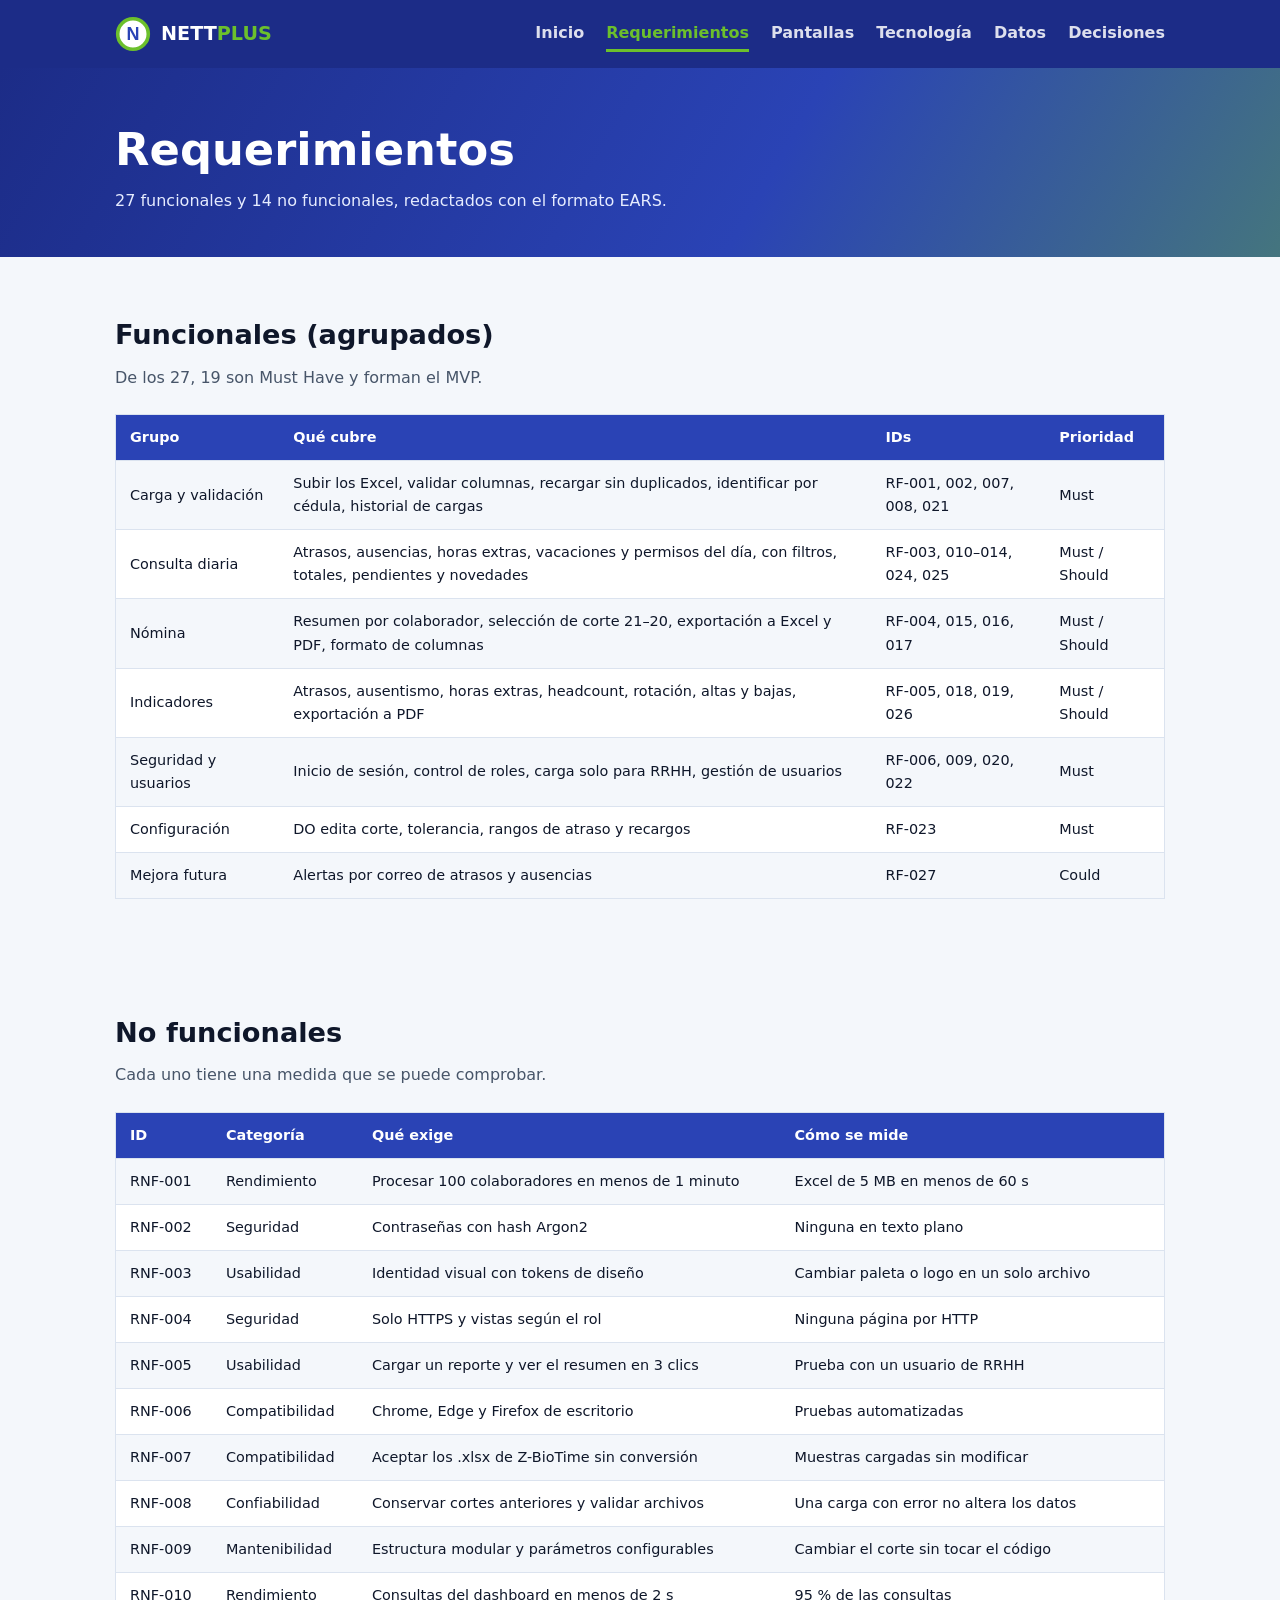
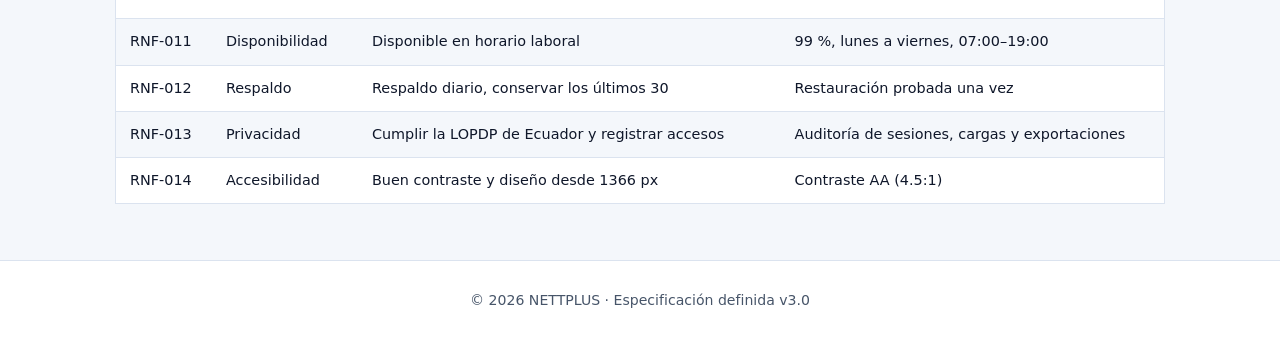
<file: secciones/requerimientos.html>
<!DOCTYPE html>
<html lang="es">
<head>
  <meta charset="UTF-8">
  <meta name="viewport" content="width=device-width, initial-scale=1">
  <title>Requerimientos · NETTPLUS</title>
  <link rel="stylesheet" href="../css/estilos.css">
</head>
<body>
  <header class="encabezado">
    <div class="contenedor barra-navegacion">
      <a class="marca" href="../index.html"><img src="../imagenes/logo.svg" alt="Logo"><b>NETT<span>PLUS</span></b></a>
      <nav>
        <a href="../index.html">Inicio</a>
        <a class="enlace-activo" href="requerimientos.html">Requerimientos</a>
        <a href="pantallas.html">Pantallas</a>
        <a href="tecnologia.html">Tecnología</a>
        <a href="datos.html">Datos</a>
        <a href="decisiones.html">Decisiones</a>
      </nav>
    </div>
  </header>

  <main>
    <section class="hero corto">
      <div class="contenedor">
        <h1>Requerimientos</h1>
        <p>27 funcionales y 14 no funcionales, redactados con el formato EARS.</p>
      </div>
    </section>

    <section>
      <div class="contenedor">
        <h2>Funcionales (agrupados)</h2>
        <p>De los 27, 19 son Must Have y forman el MVP.</p>
        <div class="tabla">
          <table>
            <tr><th>Grupo</th><th>Qué cubre</th><th>IDs</th><th>Prioridad</th></tr>
            <tr><td>Carga y validación</td><td>Subir los Excel, validar columnas, recargar sin duplicados, identificar por cédula, historial de cargas</td><td>RF-001, 002, 007, 008, 021</td><td>Must</td></tr>
            <tr><td>Consulta diaria</td><td>Atrasos, ausencias, horas extras, vacaciones y permisos del día, con filtros, totales, pendientes y novedades</td><td>RF-003, 010–014, 024, 025</td><td>Must / Should</td></tr>
            <tr><td>Nómina</td><td>Resumen por colaborador, selección de corte 21–20, exportación a Excel y PDF, formato de columnas</td><td>RF-004, 015, 016, 017</td><td>Must / Should</td></tr>
            <tr><td>Indicadores</td><td>Atrasos, ausentismo, horas extras, headcount, rotación, altas y bajas, exportación a PDF</td><td>RF-005, 018, 019, 026</td><td>Must / Should</td></tr>
            <tr><td>Seguridad y usuarios</td><td>Inicio de sesión, control de roles, carga solo para RRHH, gestión de usuarios</td><td>RF-006, 009, 020, 022</td><td>Must</td></tr>
            <tr><td>Configuración</td><td>DO edita corte, tolerancia, rangos de atraso y recargos</td><td>RF-023</td><td>Must</td></tr>
            <tr><td>Mejora futura</td><td>Alertas por correo de atrasos y ausencias</td><td>RF-027</td><td>Could</td></tr>
          </table>
        </div>
      </div>
    </section>

    <section>
      <div class="contenedor">
        <h2>No funcionales</h2>
        <p>Cada uno tiene una medida que se puede comprobar.</p>
        <div class="tabla">
          <table>
            <tr><th>ID</th><th>Categoría</th><th>Qué exige</th><th>Cómo se mide</th></tr>
            <tr><td>RNF-001</td><td>Rendimiento</td><td>Procesar 100 colaboradores en menos de 1 minuto</td><td>Excel de 5 MB en menos de 60 s</td></tr>
            <tr><td>RNF-002</td><td>Seguridad</td><td>Contraseñas con hash Argon2</td><td>Ninguna en texto plano</td></tr>
            <tr><td>RNF-003</td><td>Usabilidad</td><td>Identidad visual con tokens de diseño</td><td>Cambiar paleta o logo en un solo archivo</td></tr>
            <tr><td>RNF-004</td><td>Seguridad</td><td>Solo HTTPS y vistas según el rol</td><td>Ninguna página por HTTP</td></tr>
            <tr><td>RNF-005</td><td>Usabilidad</td><td>Cargar un reporte y ver el resumen en 3 clics</td><td>Prueba con un usuario de RRHH</td></tr>
            <tr><td>RNF-006</td><td>Compatibilidad</td><td>Chrome, Edge y Firefox de escritorio</td><td>Pruebas automatizadas</td></tr>
            <tr><td>RNF-007</td><td>Compatibilidad</td><td>Aceptar los .xlsx de Z-BioTime sin conversión</td><td>Muestras cargadas sin modificar</td></tr>
            <tr><td>RNF-008</td><td>Confiabilidad</td><td>Conservar cortes anteriores y validar archivos</td><td>Una carga con error no altera los datos</td></tr>
            <tr><td>RNF-009</td><td>Mantenibilidad</td><td>Estructura modular y parámetros configurables</td><td>Cambiar el corte sin tocar el código</td></tr>
            <tr><td>RNF-010</td><td>Rendimiento</td><td>Consultas del dashboard en menos de 2 s</td><td>95 % de las consultas</td></tr>
            <tr><td>RNF-011</td><td>Disponibilidad</td><td>Disponible en horario laboral</td><td>99 %, lunes a viernes, 07:00–19:00</td></tr>
            <tr><td>RNF-012</td><td>Respaldo</td><td>Respaldo diario, conservar los últimos 30</td><td>Restauración probada una vez</td></tr>
            <tr><td>RNF-013</td><td>Privacidad</td><td>Cumplir la LOPDP de Ecuador y registrar accesos</td><td>Auditoría de sesiones, cargas y exportaciones</td></tr>
            <tr><td>RNF-014</td><td>Accesibilidad</td><td>Buen contraste y diseño desde 1366 px</td><td>Contraste AA (4.5:1)</td></tr>
          </table>
        </div>
      </div>
    </section>
  </main>

  <footer>© 2026 NETTPLUS · Especificación definida v3.0</footer>
</body>
</html>
</file>
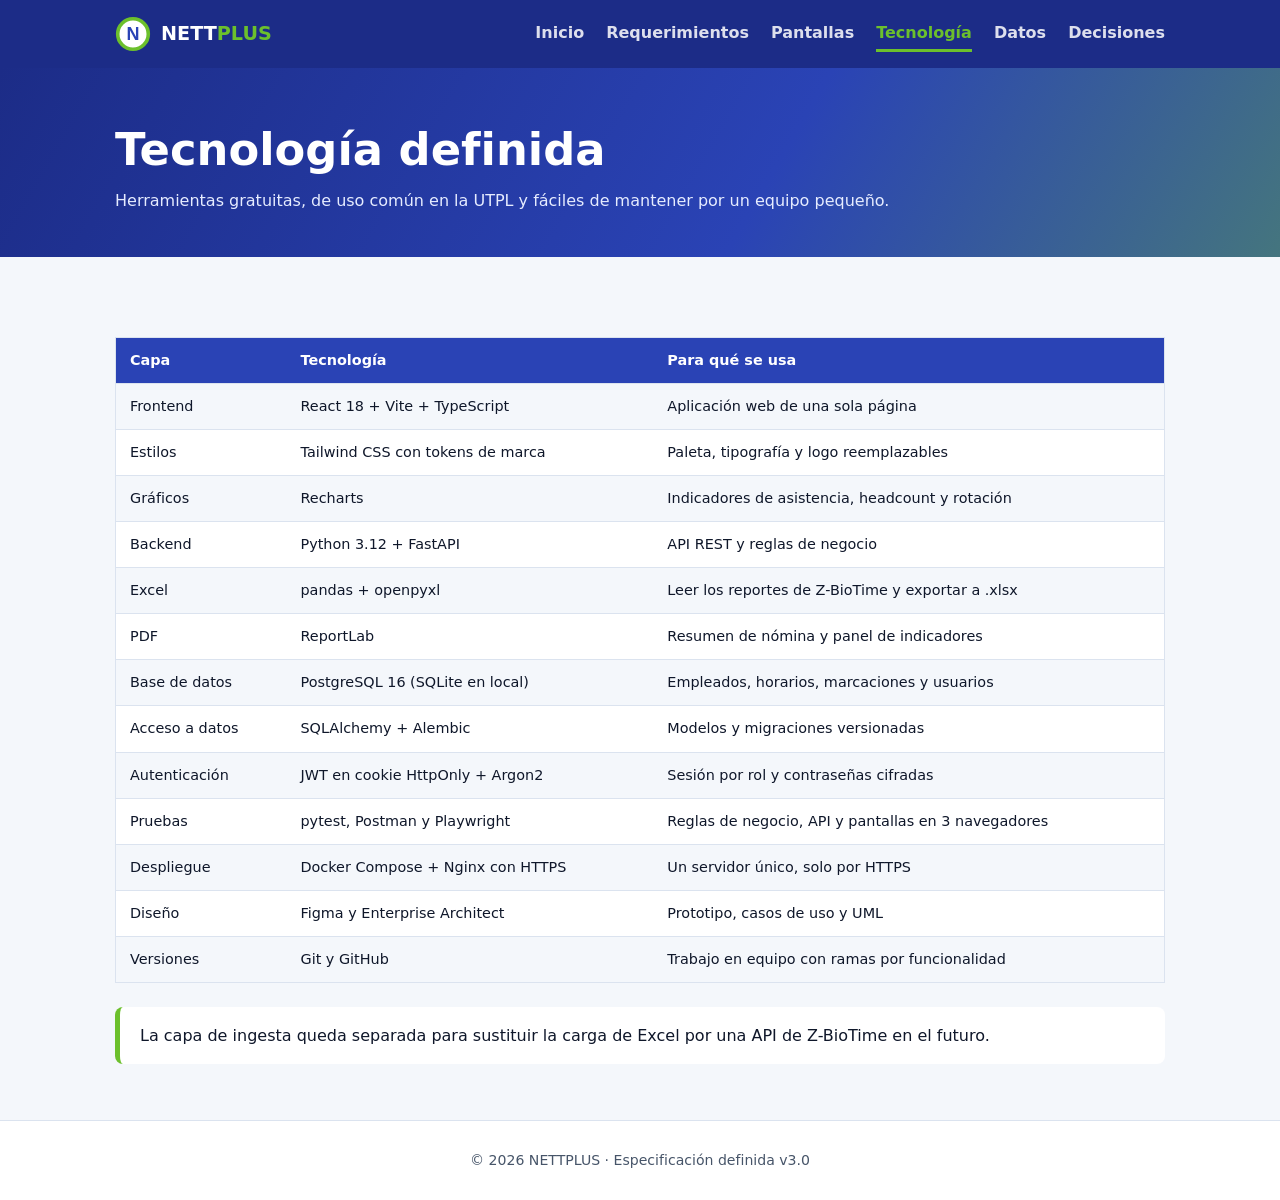
<file: secciones/tecnologia.html>
<!DOCTYPE html>
<html lang="es">
<head>
  <meta charset="UTF-8">
  <meta name="viewport" content="width=device-width, initial-scale=1">
  <title>Tecnología · NETTPLUS</title>
  <link rel="stylesheet" href="../css/estilos.css">
</head>
<body>
  <header class="encabezado">
    <div class="contenedor barra-navegacion">
      <a class="marca" href="../index.html"><img src="../imagenes/logo.svg" alt="Logo"><b>NETT<span>PLUS</span></b></a>
      <nav>
        <a href="../index.html">Inicio</a>
        <a href="requerimientos.html">Requerimientos</a>
        <a href="pantallas.html">Pantallas</a>
        <a class="enlace-activo" href="tecnologia.html">Tecnología</a>
        <a href="datos.html">Datos</a>
        <a href="decisiones.html">Decisiones</a>
      </nav>
    </div>
  </header>

  <main>
    <section class="hero corto">
      <div class="contenedor">
        <h1>Tecnología definida</h1>
        <p>Herramientas gratuitas, de uso común en la UTPL y fáciles de mantener por un equipo pequeño.</p>
      </div>
    </section>

    <section>
      <div class="contenedor">
        <div class="tabla">
          <table>
            <tr><th>Capa</th><th>Tecnología</th><th>Para qué se usa</th></tr>
            <tr><td>Frontend</td><td>React 18 + Vite + TypeScript</td><td>Aplicación web de una sola página</td></tr>
            <tr><td>Estilos</td><td>Tailwind CSS con tokens de marca</td><td>Paleta, tipografía y logo reemplazables</td></tr>
            <tr><td>Gráficos</td><td>Recharts</td><td>Indicadores de asistencia, headcount y rotación</td></tr>
            <tr><td>Backend</td><td>Python 3.12 + FastAPI</td><td>API REST y reglas de negocio</td></tr>
            <tr><td>Excel</td><td>pandas + openpyxl</td><td>Leer los reportes de Z-BioTime y exportar a .xlsx</td></tr>
            <tr><td>PDF</td><td>ReportLab</td><td>Resumen de nómina y panel de indicadores</td></tr>
            <tr><td>Base de datos</td><td>PostgreSQL 16 (SQLite en local)</td><td>Empleados, horarios, marcaciones y usuarios</td></tr>
            <tr><td>Acceso a datos</td><td>SQLAlchemy + Alembic</td><td>Modelos y migraciones versionadas</td></tr>
            <tr><td>Autenticación</td><td>JWT en cookie HttpOnly + Argon2</td><td>Sesión por rol y contraseñas cifradas</td></tr>
            <tr><td>Pruebas</td><td>pytest, Postman y Playwright</td><td>Reglas de negocio, API y pantallas en 3 navegadores</td></tr>
            <tr><td>Despliegue</td><td>Docker Compose + Nginx con HTTPS</td><td>Un servidor único, solo por HTTPS</td></tr>
            <tr><td>Diseño</td><td>Figma y Enterprise Architect</td><td>Prototipo, casos de uso y UML</td></tr>
            <tr><td>Versiones</td><td>Git y GitHub</td><td>Trabajo en equipo con ramas por funcionalidad</td></tr>
          </table>
        </div>
        <div class="nota">La capa de ingesta queda separada para sustituir la carga de Excel por una API de Z-BioTime en el futuro.</div>
      </div>
    </section>
  </main>

  <footer>© 2026 NETTPLUS · Especificación definida v3.0</footer>
</body>
</html>
</file>
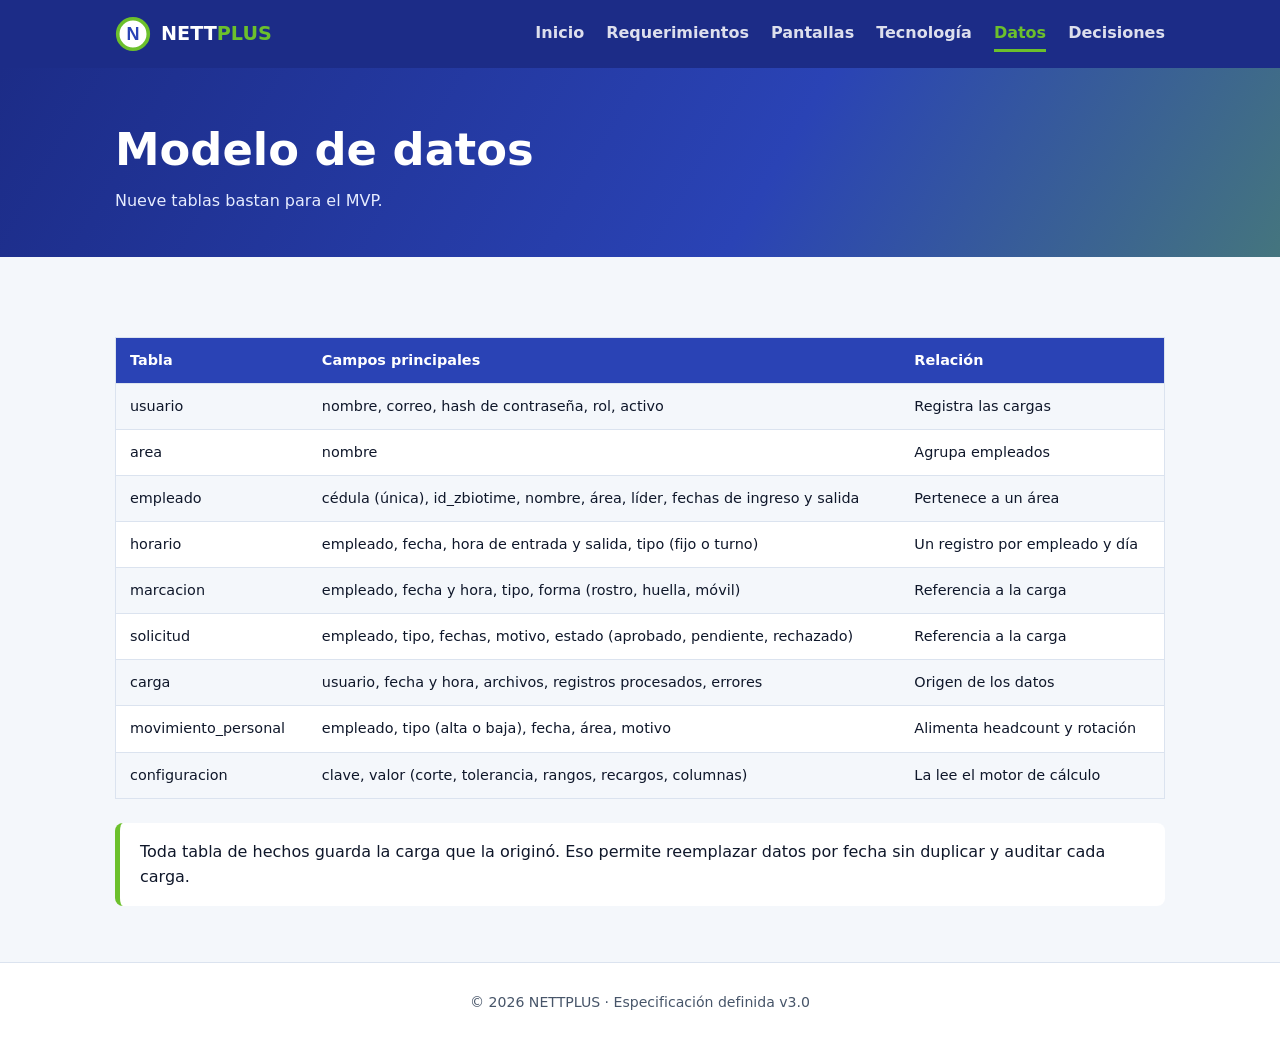
<file: ing_web/secciones/datos.html>
<!DOCTYPE html>
<html lang="es">
<head>
  <meta charset="UTF-8">
  <meta name="viewport" content="width=device-width, initial-scale=1">
  <title>Datos · NETTPLUS</title>
  <link rel="stylesheet" href="../css/estilos.css">
</head>
<body>
  <header class="encabezado">
    <div class="contenedor barra-navegacion">
      <a class="marca" href="../index.html"><img src="../imagenes/logo.svg" alt="Logo"><b>NETT<span>PLUS</span></b></a>
      <nav>
        <a href="../index.html">Inicio</a>
        <a href="requerimientos.html">Requerimientos</a>
        <a href="pantallas.html">Pantallas</a>
        <a href="tecnologia.html">Tecnología</a>
        <a class="enlace-activo" href="datos.html">Datos</a>
        <a href="decisiones.html">Decisiones</a>
      </nav>
    </div>
  </header>

  <main>
    <section class="hero corto">
      <div class="contenedor">
        <h1>Modelo de datos</h1>
        <p>Nueve tablas bastan para el MVP.</p>
      </div>
    </section>

    <section>
      <div class="contenedor">
        <div class="tabla">
          <table>
            <tr><th>Tabla</th><th>Campos principales</th><th>Relación</th></tr>
            <tr><td>usuario</td><td>nombre, correo, hash de contraseña, rol, activo</td><td>Registra las cargas</td></tr>
            <tr><td>area</td><td>nombre</td><td>Agrupa empleados</td></tr>
            <tr><td>empleado</td><td>cédula (única), id_zbiotime, nombre, área, líder, fechas de ingreso y salida</td><td>Pertenece a un área</td></tr>
            <tr><td>horario</td><td>empleado, fecha, hora de entrada y salida, tipo (fijo o turno)</td><td>Un registro por empleado y día</td></tr>
            <tr><td>marcacion</td><td>empleado, fecha y hora, tipo, forma (rostro, huella, móvil)</td><td>Referencia a la carga</td></tr>
            <tr><td>solicitud</td><td>empleado, tipo, fechas, motivo, estado (aprobado, pendiente, rechazado)</td><td>Referencia a la carga</td></tr>
            <tr><td>carga</td><td>usuario, fecha y hora, archivos, registros procesados, errores</td><td>Origen de los datos</td></tr>
            <tr><td>movimiento_personal</td><td>empleado, tipo (alta o baja), fecha, área, motivo</td><td>Alimenta headcount y rotación</td></tr>
            <tr><td>configuracion</td><td>clave, valor (corte, tolerancia, rangos, recargos, columnas)</td><td>La lee el motor de cálculo</td></tr>
          </table>
        </div>
        <div class="nota">Toda tabla de hechos guarda la carga que la originó. Eso permite reemplazar datos por fecha sin duplicar y auditar cada carga.</div>
      </div>
    </section>
  </main>

  <footer>© 2026 NETTPLUS · Especificación definida v3.0</footer>
</body>
</html>
</file>
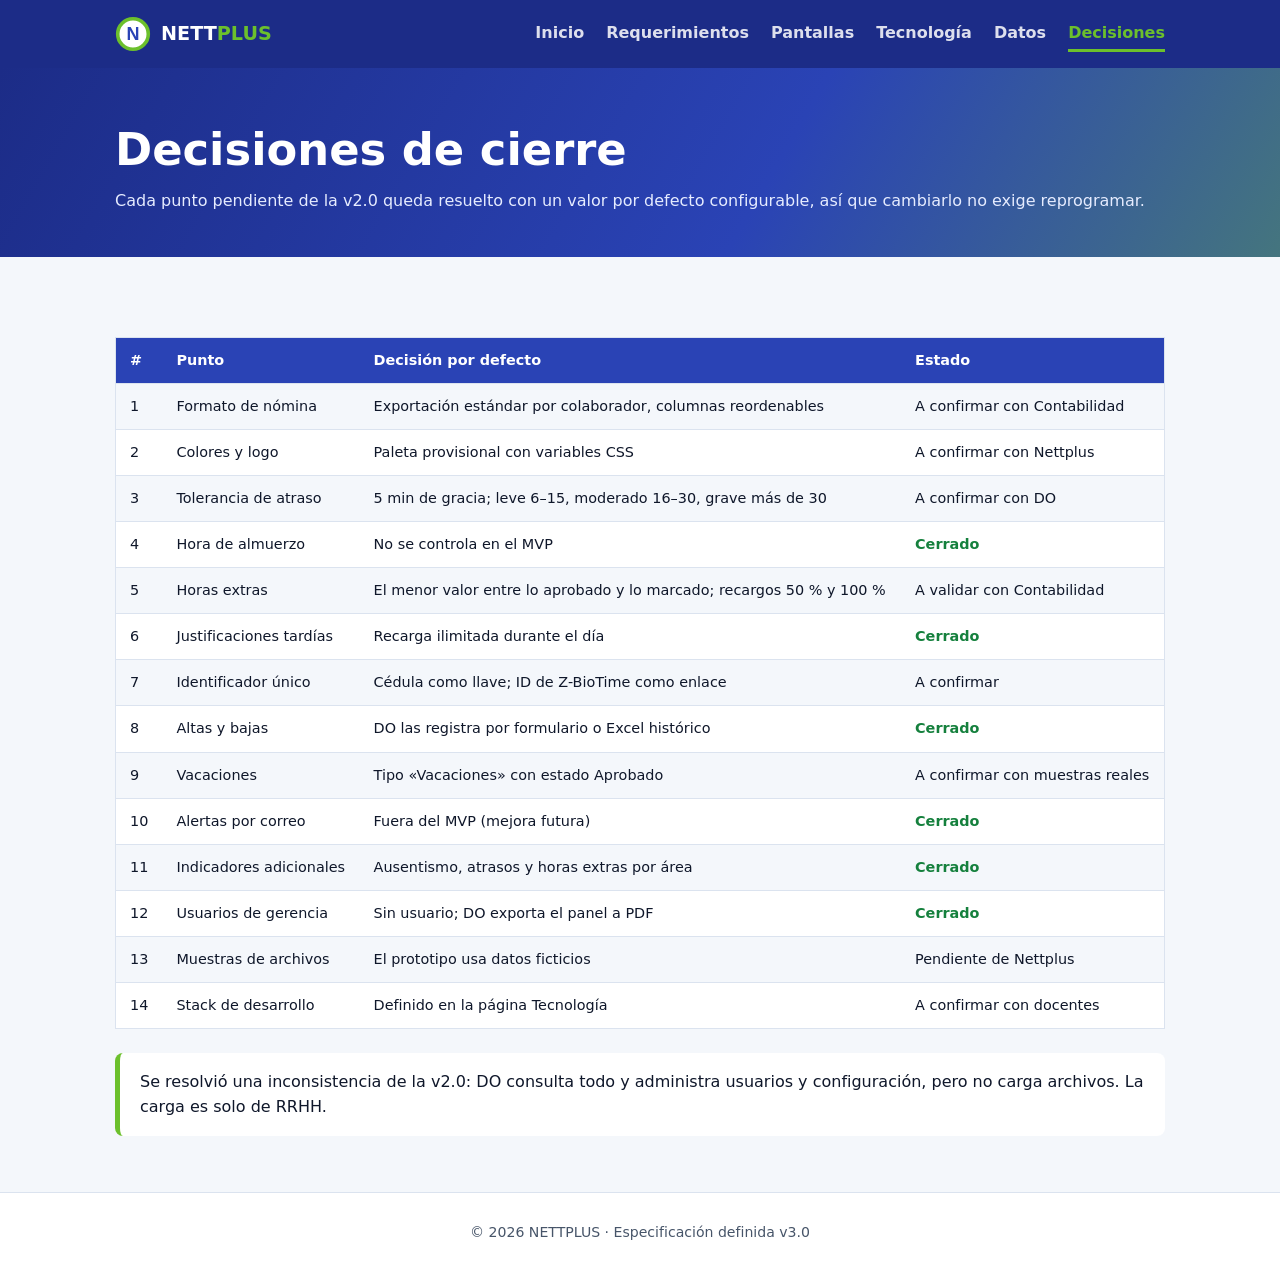
<file: ing_web/secciones/decisiones.html>
<!DOCTYPE html>
<html lang="es">
<head>
  <meta charset="UTF-8">
  <meta name="viewport" content="width=device-width, initial-scale=1">
  <title>Decisiones · NETTPLUS</title>
  <link rel="stylesheet" href="../css/estilos.css">
</head>
<body>
  <header class="encabezado">
    <div class="contenedor barra-navegacion">
      <a class="marca" href="../index.html"><img src="../imagenes/logo.svg" alt="Logo"><b>NETT<span>PLUS</span></b></a>
      <nav>
        <a href="../index.html">Inicio</a>
        <a href="requerimientos.html">Requerimientos</a>
        <a href="pantallas.html">Pantallas</a>
        <a href="tecnologia.html">Tecnología</a>
        <a href="datos.html">Datos</a>
        <a class="enlace-activo" href="decisiones.html">Decisiones</a>
      </nav>
    </div>
  </header>

  <main>
    <section class="hero corto">
      <div class="contenedor">
        <h1>Decisiones de cierre</h1>
        <p>Cada punto pendiente de la v2.0 queda resuelto con un valor por defecto configurable, así que cambiarlo no exige reprogramar.</p>
      </div>
    </section>

    <section>
      <div class="contenedor">
        <div class="tabla">
          <table>
            <tr><th>#</th><th>Punto</th><th>Decisión por defecto</th><th>Estado</th></tr>
            <tr><td>1</td><td>Formato de nómina</td><td>Exportación estándar por colaborador, columnas reordenables</td><td>A confirmar con Contabilidad</td></tr>
            <tr><td>2</td><td>Colores y logo</td><td>Paleta provisional con variables CSS</td><td>A confirmar con Nettplus</td></tr>
            <tr><td>3</td><td>Tolerancia de atraso</td><td>5 min de gracia; leve 6–15, moderado 16–30, grave más de 30</td><td>A confirmar con DO</td></tr>
            <tr><td>4</td><td>Hora de almuerzo</td><td>No se controla en el MVP</td><td class="si">Cerrado</td></tr>
            <tr><td>5</td><td>Horas extras</td><td>El menor valor entre lo aprobado y lo marcado; recargos 50 % y 100 %</td><td>A validar con Contabilidad</td></tr>
            <tr><td>6</td><td>Justificaciones tardías</td><td>Recarga ilimitada durante el día</td><td class="si">Cerrado</td></tr>
            <tr><td>7</td><td>Identificador único</td><td>Cédula como llave; ID de Z-BioTime como enlace</td><td>A confirmar</td></tr>
            <tr><td>8</td><td>Altas y bajas</td><td>DO las registra por formulario o Excel histórico</td><td class="si">Cerrado</td></tr>
            <tr><td>9</td><td>Vacaciones</td><td>Tipo «Vacaciones» con estado Aprobado</td><td>A confirmar con muestras reales</td></tr>
            <tr><td>10</td><td>Alertas por correo</td><td>Fuera del MVP (mejora futura)</td><td class="si">Cerrado</td></tr>
            <tr><td>11</td><td>Indicadores adicionales</td><td>Ausentismo, atrasos y horas extras por área</td><td class="si">Cerrado</td></tr>
            <tr><td>12</td><td>Usuarios de gerencia</td><td>Sin usuario; DO exporta el panel a PDF</td><td class="si">Cerrado</td></tr>
            <tr><td>13</td><td>Muestras de archivos</td><td>El prototipo usa datos ficticios</td><td>Pendiente de Nettplus</td></tr>
            <tr><td>14</td><td>Stack de desarrollo</td><td>Definido en la página Tecnología</td><td>A confirmar con docentes</td></tr>
          </table>
        </div>
        <div class="nota">Se resolvió una inconsistencia de la v2.0: DO consulta todo y administra usuarios y configuración, pero no carga archivos. La carga es solo de RRHH.</div>
      </div>
    </section>
  </main>

  <footer>© 2026 NETTPLUS · Especificación definida v3.0</footer>
</body>
</html>
</file>
<file: css/estilos.css>
/* ===== 1. VARIABLES: los colores de Nettplus (se cambian solo aquí) ===== */
:root{
  --azul:#2a43b5; --azul-oscuro:#1c2c87; --verde:#6cc02c; --verde-btn:#3b8a12;
  --fondo:#f4f7fb; --texto:#0f172a; --suave:#475569; --borde:#dbe3ef;
}

/* ===== 2. BASE: quita márgenes y define la tipografía general ===== */
*{box-sizing:border-box;margin:0;padding:0}
body{font-family:system-ui,"Segoe UI",sans-serif;background:var(--fondo);color:var(--texto);line-height:1.6}
a{color:inherit;text-decoration:none}
h2{font-size:1.7rem;margin-bottom:8px}
p{color:var(--suave)}
section{padding:56px 0}
.contenedor{width:min(1050px,92%);margin-inline:auto} /* centra y limita el ancho */

/* ===== 3. ENCABEZADO: la barra de arriba, igual en todas las páginas ===== */
.encabezado{background:var(--azul-oscuro);color:#fff;position:sticky;top:0;z-index:10}
.barra-navegacion{display:flex;align-items:center;justify-content:space-between;gap:16px;flex-wrap:wrap;min-height:68px}
.marca{display:flex;align-items:center;gap:10px;font-weight:800;font-size:1.2rem}
.marca img{height:36px}
.marca span{color:var(--verde)}
nav{display:flex;gap:22px;flex-wrap:wrap}
nav a{font-weight:600;opacity:.85;padding:4px 0}
nav a:hover{opacity:1}
.enlace-activo{color:var(--verde);opacity:1;border-bottom:3px solid var(--verde)} /* página actual */

/* ===== 4. HERO: la franja de color con el título de cada página ===== */
.hero{color:#fff;padding:72px 0;background:linear-gradient(120deg,var(--azul-oscuro),var(--azul) 60%,var(--verde) 160%)}
.hero.corto{padding:44px 0} /* versión más baja para las páginas internas */
.hero-grid{display:grid;grid-template-columns:1.2fr .8fr;gap:40px;align-items:center} /* texto + panel */
.panel{background:#fff;color:var(--texto);border-radius:18px;padding:24px;box-shadow:0 14px 34px rgba(0,0,0,.28)}
.panel h3{font-size:.95rem;color:var(--suave);margin-bottom:14px}
.cifras{display:grid;grid-template-columns:1fr 1fr;gap:12px}
.cifras div{background:var(--fondo);border-radius:12px;padding:14px;text-align:center;font-size:.8rem;color:var(--suave)}
.cifras b{display:block;font-size:1.9rem;color:var(--azul)}
.hero h1{font-size:clamp(1.9rem,4vw,2.8rem);line-height:1.15;margin:12px 0}
.hero h1 span{color:var(--verde)}
.hero p{color:#e6ecff}
.etiqueta{display:inline-block;background:rgba(255,255,255,.16);padding:5px 14px;border-radius:99px;font-size:.8rem;font-weight:700}
.boton{display:inline-block;margin-top:22px;background:var(--verde-btn);color:#fff;padding:12px 26px;border-radius:99px;font-weight:700}
.boton:hover{background:#2f700d}

/* ===== 5. TARJETAS: cajas con título y texto (cifras, roles, bloques) ===== */
.tarjetas{display:grid;grid-template-columns:repeat(auto-fit,minmax(220px,1fr));gap:20px;margin-top:24px}
.tarjeta{background:#fff;border:1px solid var(--borde);border-top:4px solid var(--verde);border-radius:14px;padding:22px;transition:.2s}
.tarjeta:hover{transform:translateY(-4px);box-shadow:0 10px 24px rgba(15,23,42,.12)}
.tarjeta h3{margin-bottom:6px}
.numero{display:block;font-size:2.3rem;font-weight:800;color:var(--azul)}

/* ===== 6. TABLAS: encabezado azul y filas alternadas ===== */
.tabla{overflow-x:auto;margin-top:24px}
table{width:100%;border-collapse:collapse;background:#fff;border:1px solid var(--borde)}
th,td{padding:11px 14px;text-align:left;font-size:.9rem;border-bottom:1px solid var(--borde)}
th{background:var(--azul);color:#fff}
tr:nth-child(even) td{background:var(--fondo)}
.si{color:#15803d;font-weight:700}
.no{color:#b91c1c;font-weight:700}

/* ===== 7. NOTA Y PIE ===== */
.nota{background:#fff;border-left:5px solid var(--verde);padding:16px 20px;border-radius:8px;margin-top:24px}
footer{text-align:center;padding:28px 0;background:#fff;border-top:1px solid var(--borde);color:var(--suave);font-size:.88rem}

/* ===== 8. CELULAR: reduce espacios en pantallas pequeñas ===== */
@media(max-width:800px){.hero-grid{grid-template-columns:1fr}.hero{padding:48px 0}section{padding:40px 0}}
</file>
<file: ing_web/css/estilos.css>
/* ===== 1. VARIABLES: los colores de Nettplus (se cambian solo aquí) ===== */
:root{
  --azul:#2a43b5; --azul-oscuro:#1c2c87; --verde:#6cc02c; --verde-btn:#3b8a12;
  --fondo:#f4f7fb; --texto:#0f172a; --suave:#475569; --borde:#dbe3ef;
}

/* ===== 2. BASE: quita márgenes y define la tipografía general ===== */
*{box-sizing:border-box;margin:0;padding:0}
body{font-family:system-ui,"Segoe UI",sans-serif;background:var(--fondo);color:var(--texto);line-height:1.6}
a{color:inherit;text-decoration:none}
h2{font-size:1.7rem;margin-bottom:8px}
p{color:var(--suave)}
section{padding:56px 0}
.contenedor{width:min(1050px,92%);margin-inline:auto} /* centra y limita el ancho */

/* ===== 3. ENCABEZADO: la barra de arriba, igual en todas las páginas ===== */
.encabezado{background:var(--azul-oscuro);color:#fff;position:sticky;top:0;z-index:10}
.barra-navegacion{display:flex;align-items:center;justify-content:space-between;gap:16px;flex-wrap:wrap;min-height:68px}
.marca{display:flex;align-items:center;gap:10px;font-weight:800;font-size:1.2rem}
.marca img{height:36px}
.marca span{color:var(--verde)}
nav{display:flex;gap:22px;flex-wrap:wrap}
nav a{font-weight:600;opacity:.85;padding:4px 0}
nav a:hover{opacity:1}
.enlace-activo{color:var(--verde);opacity:1;border-bottom:3px solid var(--verde)} /* página actual */

/* ===== 4. HERO: la franja de color con el título de cada página ===== */
.hero{color:#fff;padding:72px 0;background:linear-gradient(120deg,var(--azul-oscuro),var(--azul) 60%,var(--verde) 160%)}
.hero.corto{padding:44px 0} /* versión más baja para las páginas internas */
.hero-grid{display:grid;grid-template-columns:1.2fr .8fr;gap:40px;align-items:center} /* texto + panel */
.panel{background:#fff;color:var(--texto);border-radius:18px;padding:24px;box-shadow:0 14px 34px rgba(0,0,0,.28)}
.panel h3{font-size:.95rem;color:var(--suave);margin-bottom:14px}
.cifras{display:grid;grid-template-columns:1fr 1fr;gap:12px}
.cifras div{background:var(--fondo);border-radius:12px;padding:14px;text-align:center;font-size:.8rem;color:var(--suave)}
.cifras b{display:block;font-size:1.9rem;color:var(--azul)}
.hero h1{font-size:clamp(1.9rem,4vw,2.8rem);line-height:1.15;margin:12px 0}
.hero h1 span{color:var(--verde)}
.hero p{color:#e6ecff}
.etiqueta{display:inline-block;background:rgba(255,255,255,.16);padding:5px 14px;border-radius:99px;font-size:.8rem;font-weight:700}
.boton{display:inline-block;margin-top:22px;background:var(--verde-btn);color:#fff;padding:12px 26px;border-radius:99px;font-weight:700}
.boton:hover{background:#2f700d}

/* ===== 5. TARJETAS: cajas con título y texto (cifras, roles, bloques) ===== */
.tarjetas{display:grid;grid-template-columns:repeat(auto-fit,minmax(220px,1fr));gap:20px;margin-top:24px}
.tarjeta{background:#fff;border:1px solid var(--borde);border-top:4px solid var(--verde);border-radius:14px;padding:22px;transition:.2s}
.tarjeta:hover{transform:translateY(-4px);box-shadow:0 10px 24px rgba(15,23,42,.12)}
.tarjeta h3{margin-bottom:6px}
.numero{display:block;font-size:2.3rem;font-weight:800;color:var(--azul)}

/* ===== 6. TABLAS: encabezado azul y filas alternadas ===== */
.tabla{overflow-x:auto;margin-top:24px}
table{width:100%;border-collapse:collapse;background:#fff;border:1px solid var(--borde)}
th,td{padding:11px 14px;text-align:left;font-size:.9rem;border-bottom:1px solid var(--borde)}
th{background:var(--azul);color:#fff}
tr:nth-child(even) td{background:var(--fondo)}
.si{color:#15803d;font-weight:700}
.no{color:#b91c1c;font-weight:700}

/* ===== 7. NOTA Y PIE ===== */
.nota{background:#fff;border-left:5px solid var(--verde);padding:16px 20px;border-radius:8px;margin-top:24px}
footer{text-align:center;padding:28px 0;background:#fff;border-top:1px solid var(--borde);color:var(--suave);font-size:.88rem}

/* ===== 8. CELULAR: reduce espacios en pantallas pequeñas ===== */
@media(max-width:800px){.hero-grid{grid-template-columns:1fr}.hero{padding:48px 0}section{padding:40px 0}}
</file>
<file: javaScript_dom/css/estilos.css>
:root { --principal:#142a4d; --acento:#0d9488; --texto:#253247; --suave:#64748b; --fondo:#f5f8fc; --blanco:#fff; --borde:#dbe3ee; --radio:14px; }
*, *::before, *::after { box-sizing:border-box; }
html { scroll-behavior:smooth; }
body { margin:0; font-family:system-ui,-apple-system,BlinkMacSystemFont,"Segoe UI",sans-serif; background:var(--fondo); color:var(--texto); line-height:1.6; }
.contenedor { width:min(1100px,92%); margin-inline:auto; }
.cabecera { background:var(--principal); color:white; }
.cabecera-contenido { display:flex; align-items:center; justify-content:space-between; gap:1rem; min-height:72px; }
.marca { display:flex; gap:.65rem; align-items:center; font-weight:800; }
.marca-icono { display:grid; place-items:center; background:#e8b74f; color:#15243f; border-radius:7px; width:38px; height:38px; }
nav { display:flex; gap:1.3rem; } nav a { text-decoration:none; color:#e8f1ff; font-size:.93rem; } nav a:hover, nav a:focus-visible { color:#80e4d6; }
.hero { display:grid; grid-template-columns:1.35fr 1fr; align-items:center; gap:2rem; padding:4rem 0 2.5rem; }
.etiqueta { color:var(--acento); font-size:.75rem; font-weight:800; letter-spacing:.13em; text-transform:uppercase; }
h1 { font-size:clamp(2rem,4vw,3.1rem); line-height:1.14; color:var(--principal); margin:.5rem 0 1rem; }
h2 { font-size:clamp(1.6rem,3vw,2.1rem); color:var(--principal); margin:.3rem 0 .65rem; }
h3 { color:var(--principal); margin-top:0; }
.descripcion { color:var(--suave); max-width:60ch; } .saludo { font-weight:600; min-height:1.6em; }
.boton { border:0; border-radius:10px; padding:.8rem 1.15rem; font:inherit; font-weight:700; cursor:pointer; transition:transform .15s,background .15s; }
.boton:hover { transform:translateY(-1px); } .boton:focus-visible, input:focus-visible, select:focus-visible { outline:3px solid #88dacf; outline-offset:2px; }
.boton-principal { background:var(--principal); color:white; } .boton-principal:hover { background:#23436b; }
.boton-secundario { background:var(--acento); color:white; } .boton-secundario:hover { background:#087a70; }
.boton-texto { color:#ad3d3d; background:#fff3f3; margin-top:1.2rem; } .ancho-completo { width:100%; }
.panel-hero { background:#101f38; color:#e7f6ff; padding:1.5rem; border-radius:var(--radio); box-shadow:0 20px 45px #142a4d1d; }
.codigo-titulo { font-size:.85rem; color:#73cfcb; padding-bottom:.7rem; border-bottom:1px solid #43536a; margin-bottom:1.2rem; }
.panel-hero code { font-size:.93rem; line-height:1.9; } .punto-verde { color:#89ebcb; font-size:.8rem; margin-top:1.6rem; }
.bloque { padding:2rem 0 3rem; } .encabezado { display:flex; align-items:end; justify-content:space-between; gap:1rem; }
.contador { background:#e1f5f1; color:#086d64; padding:.4rem .9rem; border-radius:999px; white-space:nowrap; }
.grid-temas { display:grid; grid-template-columns:repeat(3,minmax(0,1fr)); gap:1rem; margin:1.4rem 0; }
.tarjeta, .tema { background:var(--blanco); border:1px solid var(--borde); border-radius:var(--radio); box-shadow:0 4px 16px #142a4d0a; }
.tema { padding:1.3rem; border-top:4px solid var(--acento); } .tema h3 { margin:0 0 .25rem; font-size:1.07rem; } .tema p { color:var(--suave); margin:.2rem 0 0; font-size:.92rem; }
.form-inline { max-width:600px; } label { display:block; font-weight:700; margin-bottom:.4rem; }
.fila { display:flex; gap:.6rem; } input,select { width:100%; border:1px solid #aebbc9; border-radius:9px; padding:.76rem .9rem; font:inherit; background:white; }
.ayuda,.nota { color:var(--suave); font-size:.8rem; } .dos-columnas { display:grid; grid-template-columns:1fr 1fr; gap:1.3rem; }
.formulario,.registro-panel { padding:1.5rem; } .campo { margin-bottom:1.1rem; } .error { color:#b91c1c; display:block; min-height:1.2rem; font-size:.83rem; padding-top:.15rem; }
.campo input.invalido,.campo select.invalido { border-color:#b91c1c; background:#fff9f9; }
.total-registros { display:flex; align-items:center; gap:1rem; padding:1rem 0; color:var(--suave); border-bottom:1px solid var(--borde); } .total-registros span:first-child { font-size:2.5rem; font-weight:800; color:var(--acento); }
.lista-participantes { padding:0; margin:1rem 0; list-style:none; } .lista-participantes li { padding:.85rem 0; border-bottom:1px solid var(--borde); }
.lista-participantes strong { display:block; } .lista-participantes span { display:block; color:var(--suave); font-size:.86rem; overflow-wrap:anywhere; } .vacio { color:var(--suave); }
.pie { background:var(--principal); color:#e7effa; padding:1.5rem 0; font-size:.85rem; margin-top:1rem; }
@media (max-width:760px) { .hero,.dos-columnas { grid-template-columns:1fr; } .grid-temas { grid-template-columns:repeat(2,minmax(0,1fr)); } .hero { padding-top:2.5rem; } }
@media (max-width:520px) { .cabecera-contenido { align-items:flex-start; flex-direction:column; padding:1rem 0; } nav { flex-wrap:wrap; } .grid-temas { grid-template-columns:1fr; } .fila,.encabezado { align-items:stretch; flex-direction:column; } }
</file>
<file: estilos1.css>
body {
    font-family: Arial, sans-serif;
    text-align: center;
    margin-top: 40px;
}

.tarjeta {
    width: 300px;
    margin: 20px auto;
    padding: 40px 20px;
    border-radius: 12px;
    background-color: #f0f0f0;
    box-shadow: 0 4px 10px rgba(0, 0, 0, 0.2);
}

.botones button {
    padding: 10px 18px;
    margin: 5px;
    border: none;
    border-radius: 6px;
    cursor: pointer;
    font-weight: bold;
}
</file>
<file: ing_web/estilos1.css>
body {
    font-family: Arial, sans-serif;
    text-align: center;
    margin-top: 40px;
}

.tarjeta {
    width: 300px;
    margin: 20px auto;
    padding: 40px 20px;
    border-radius: 12px;
    background-color: #f0f0f0;
    box-shadow: 0 4px 10px rgba(0, 0, 0, 0.2);
}

.botones button {
    padding: 10px 18px;
    margin: 5px;
    border: none;
    border-radius: 6px;
    cursor: pointer;
    font-weight: bold;
}
</file>
<file: javaScript_dom/css/style.css>
* {
    box-sizing: border-box;
}

body {
    margin: 30;
    font-family: Arial, sans-serif;
    background-color: #f4f7fb;
    color: #253247;
}

.contenedor {
    width: 90%;
    max-width: 500px;
    margin: 80px auto;
    padding: 30px;
    background-color: white;
    border-radius: 12px;
    box-shadow: 0 4px 15px rgba(0, 0, 0, 0.1);
}

h1 {
    color: #183153;
    font-size: 1.8rem;
}

label {
    display: block;
    margin-bottom: 8px;
    font-weight: bold;
}

input {
    width: 100%;
    padding: 12px;
    margin-bottom: 15px;
    border: 1px solid #ccc;
    border-radius: 6px;
}

button {
    padding: 12px 24px;
    background-color: #0d9488;
    color: white;
    border: none;
    border-radius: 6px;
    cursor: pointer;
}

button:hover {
    background-color: #0f766e;
}

#mensaje {
    margin-top: 20px;
    font-weight: bold;
    color: #183153;
}
</file>
